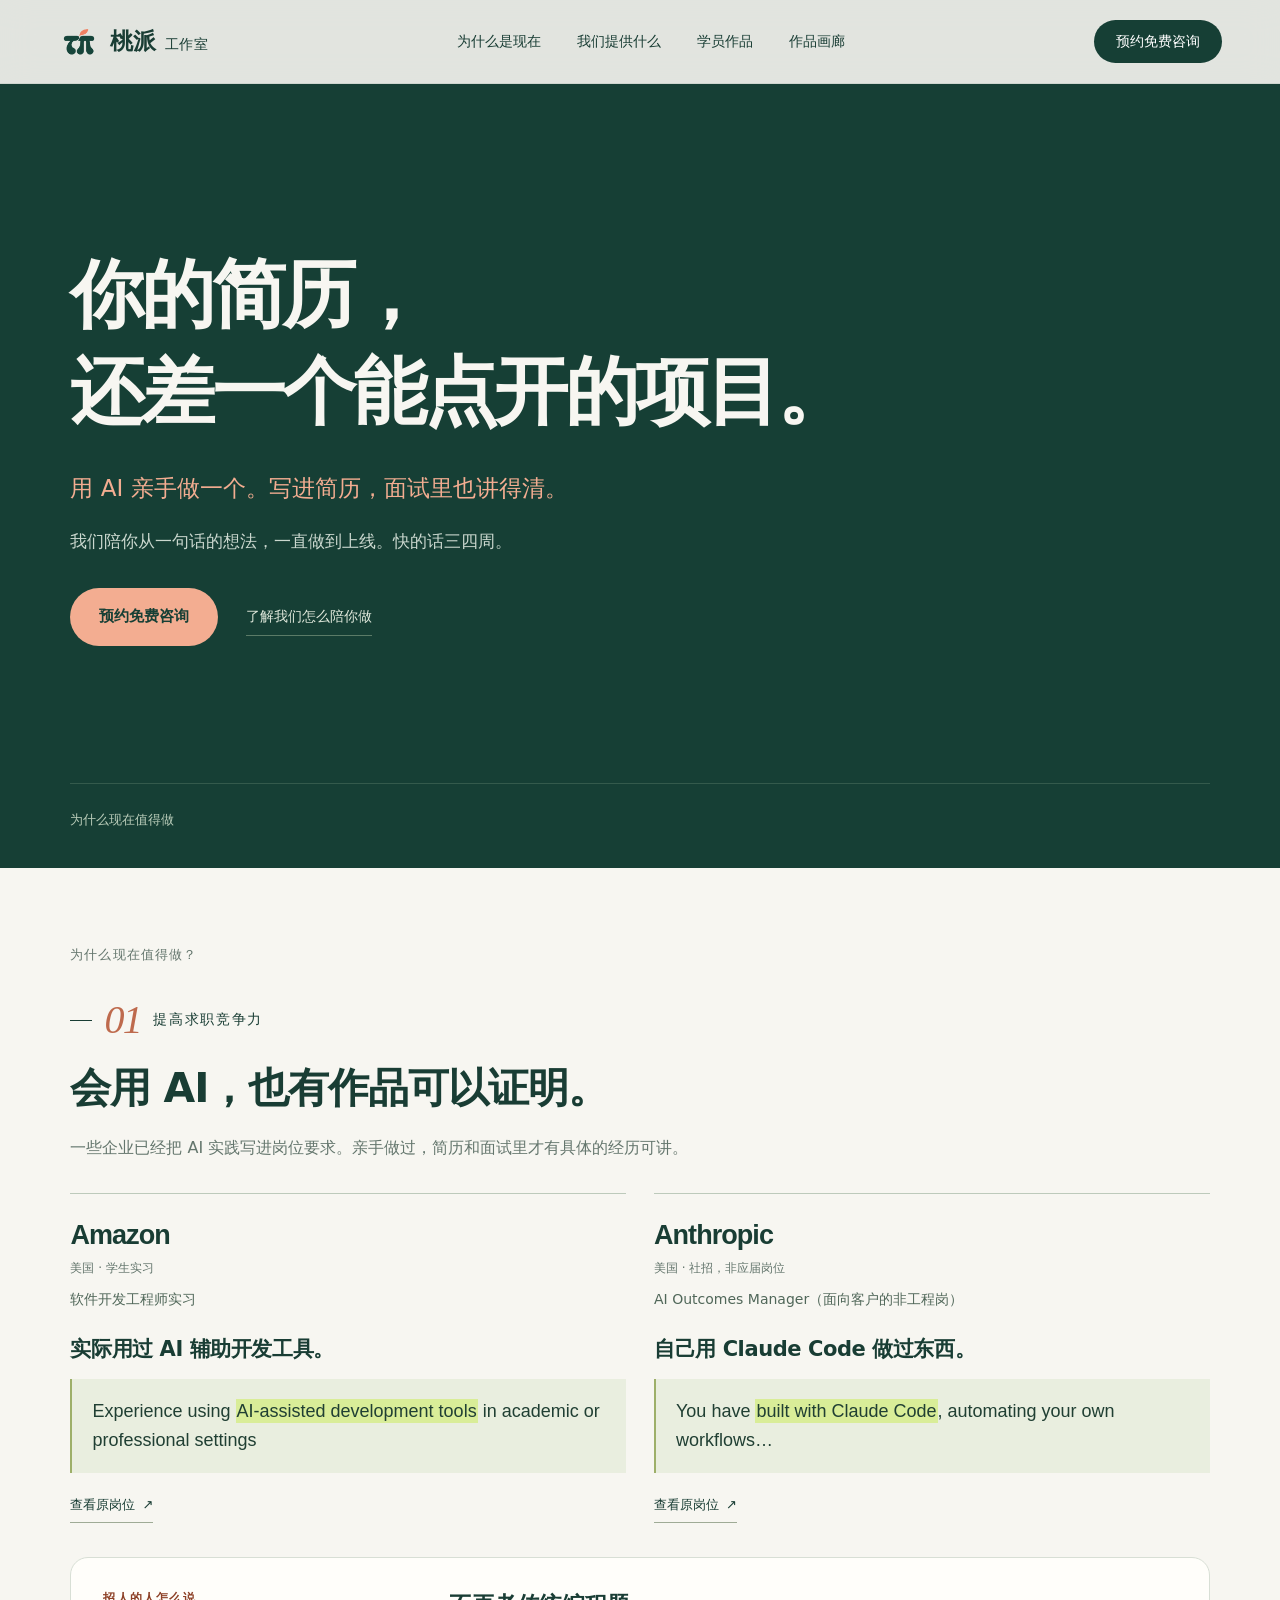
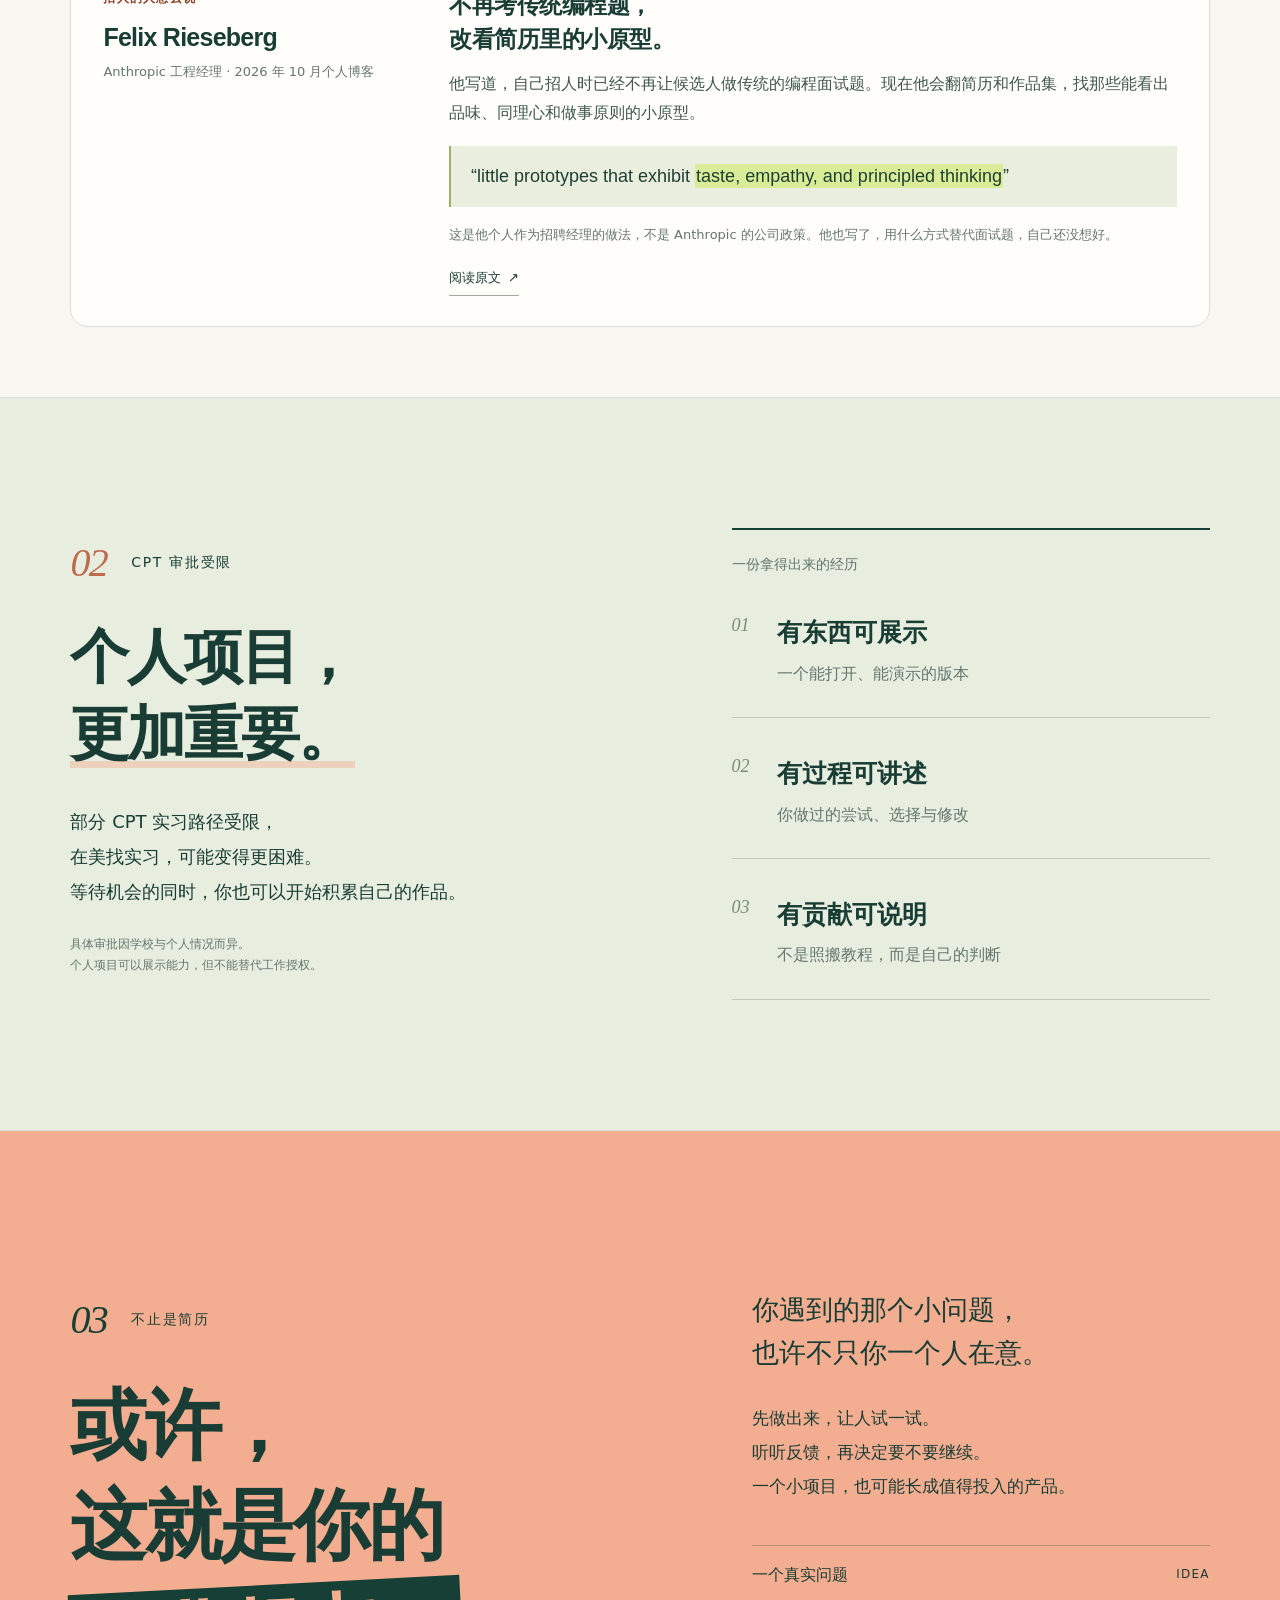
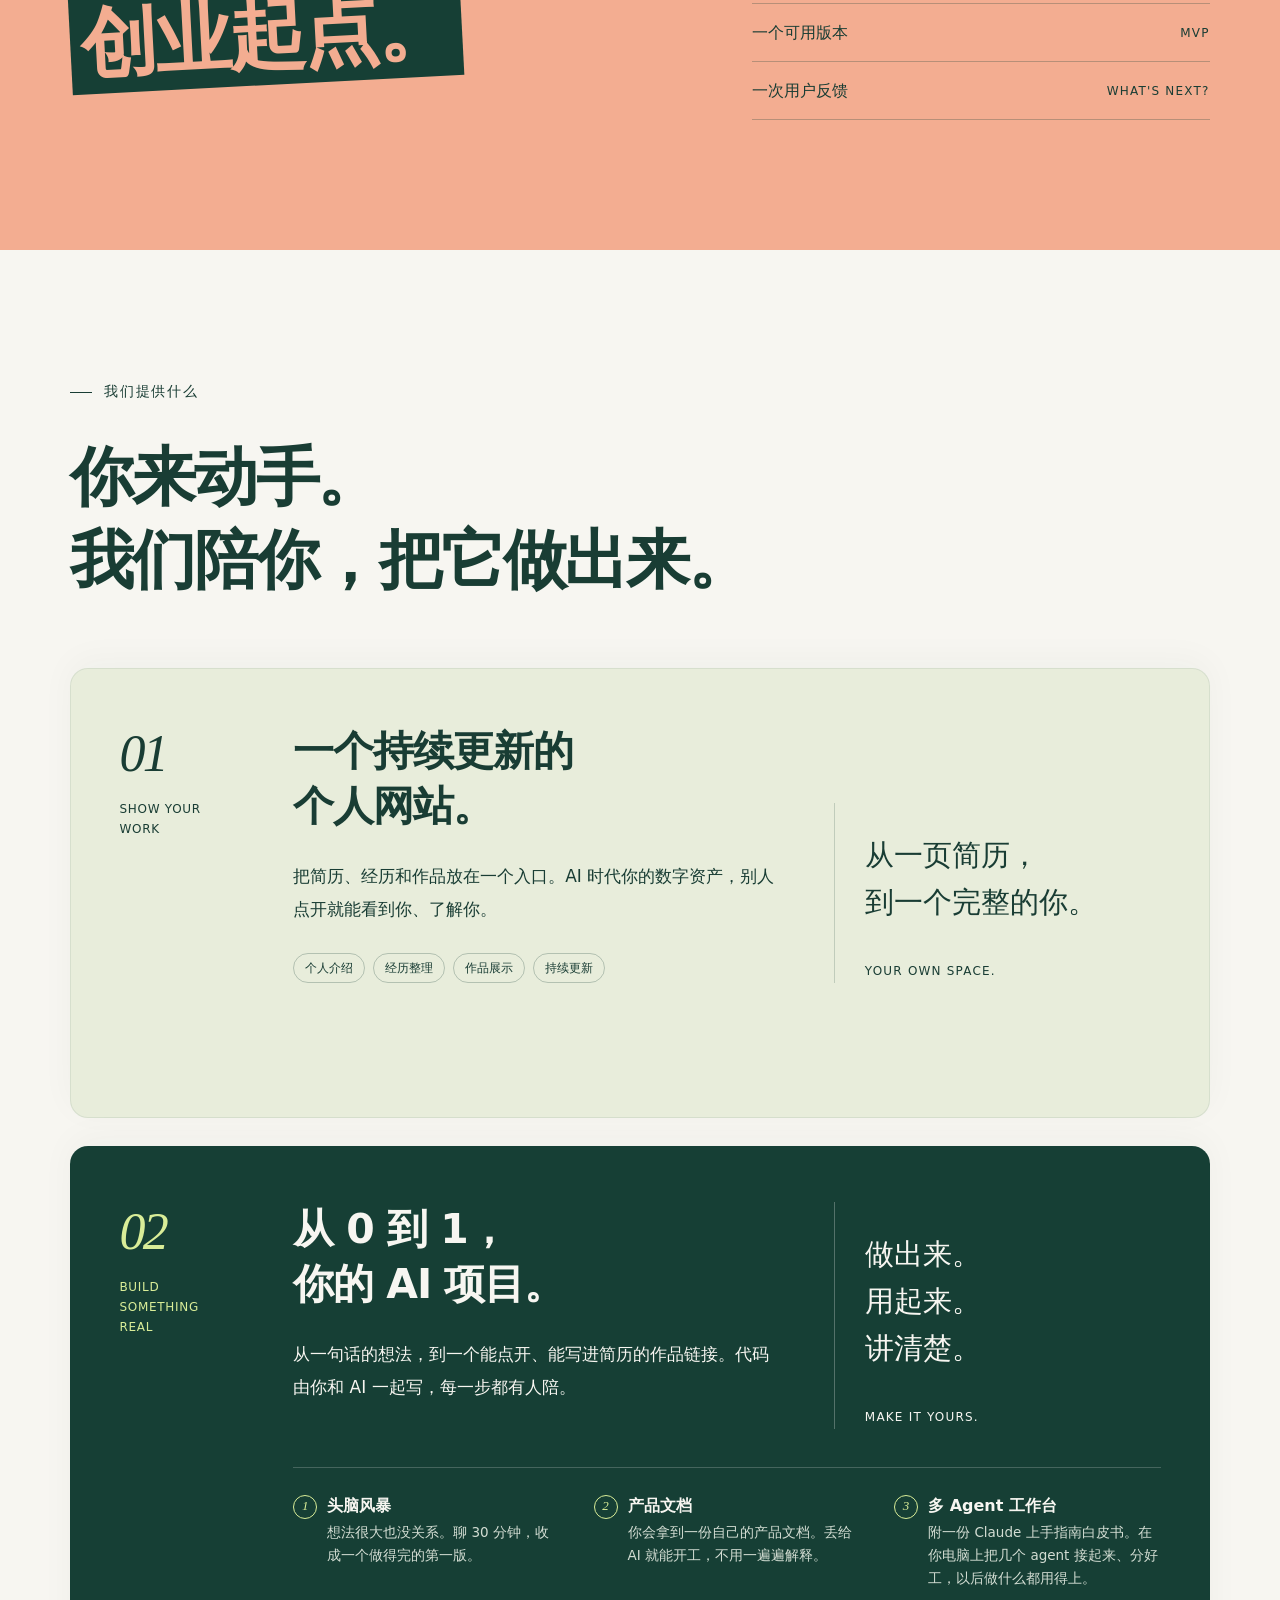
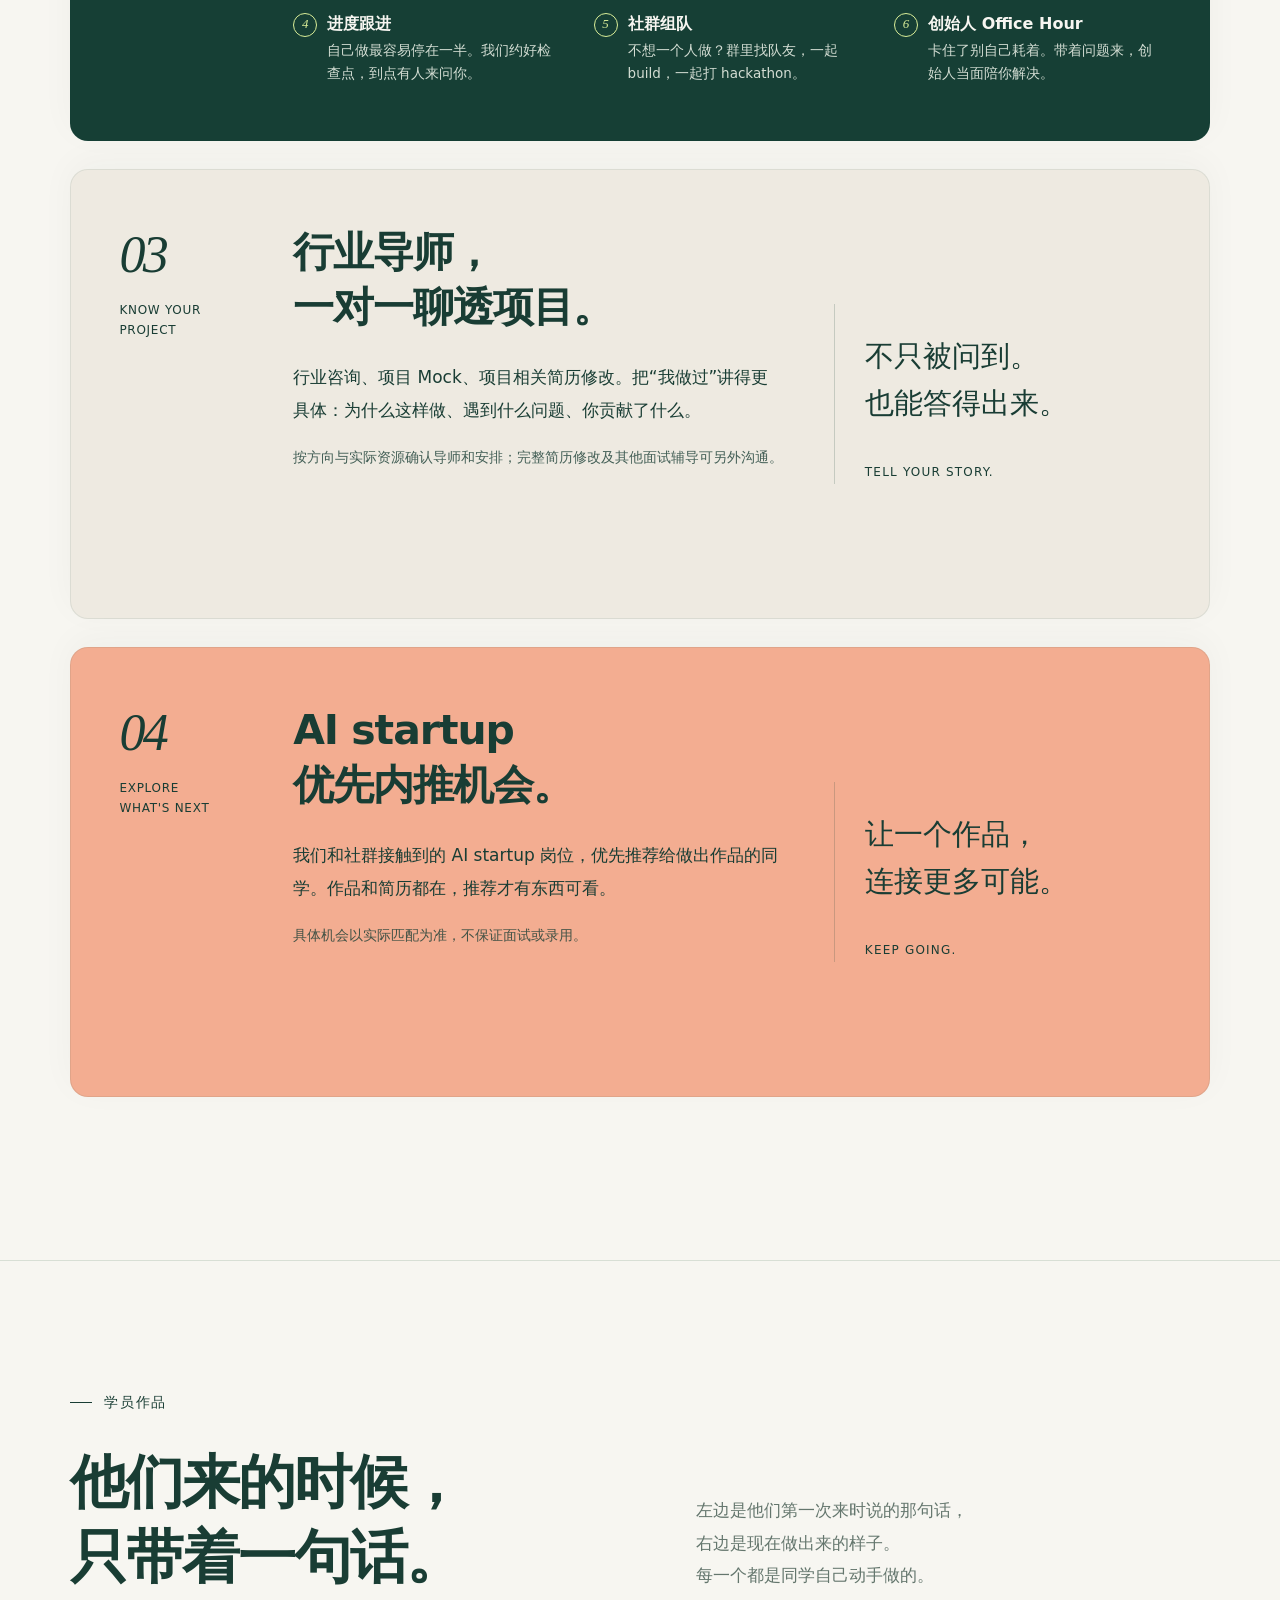
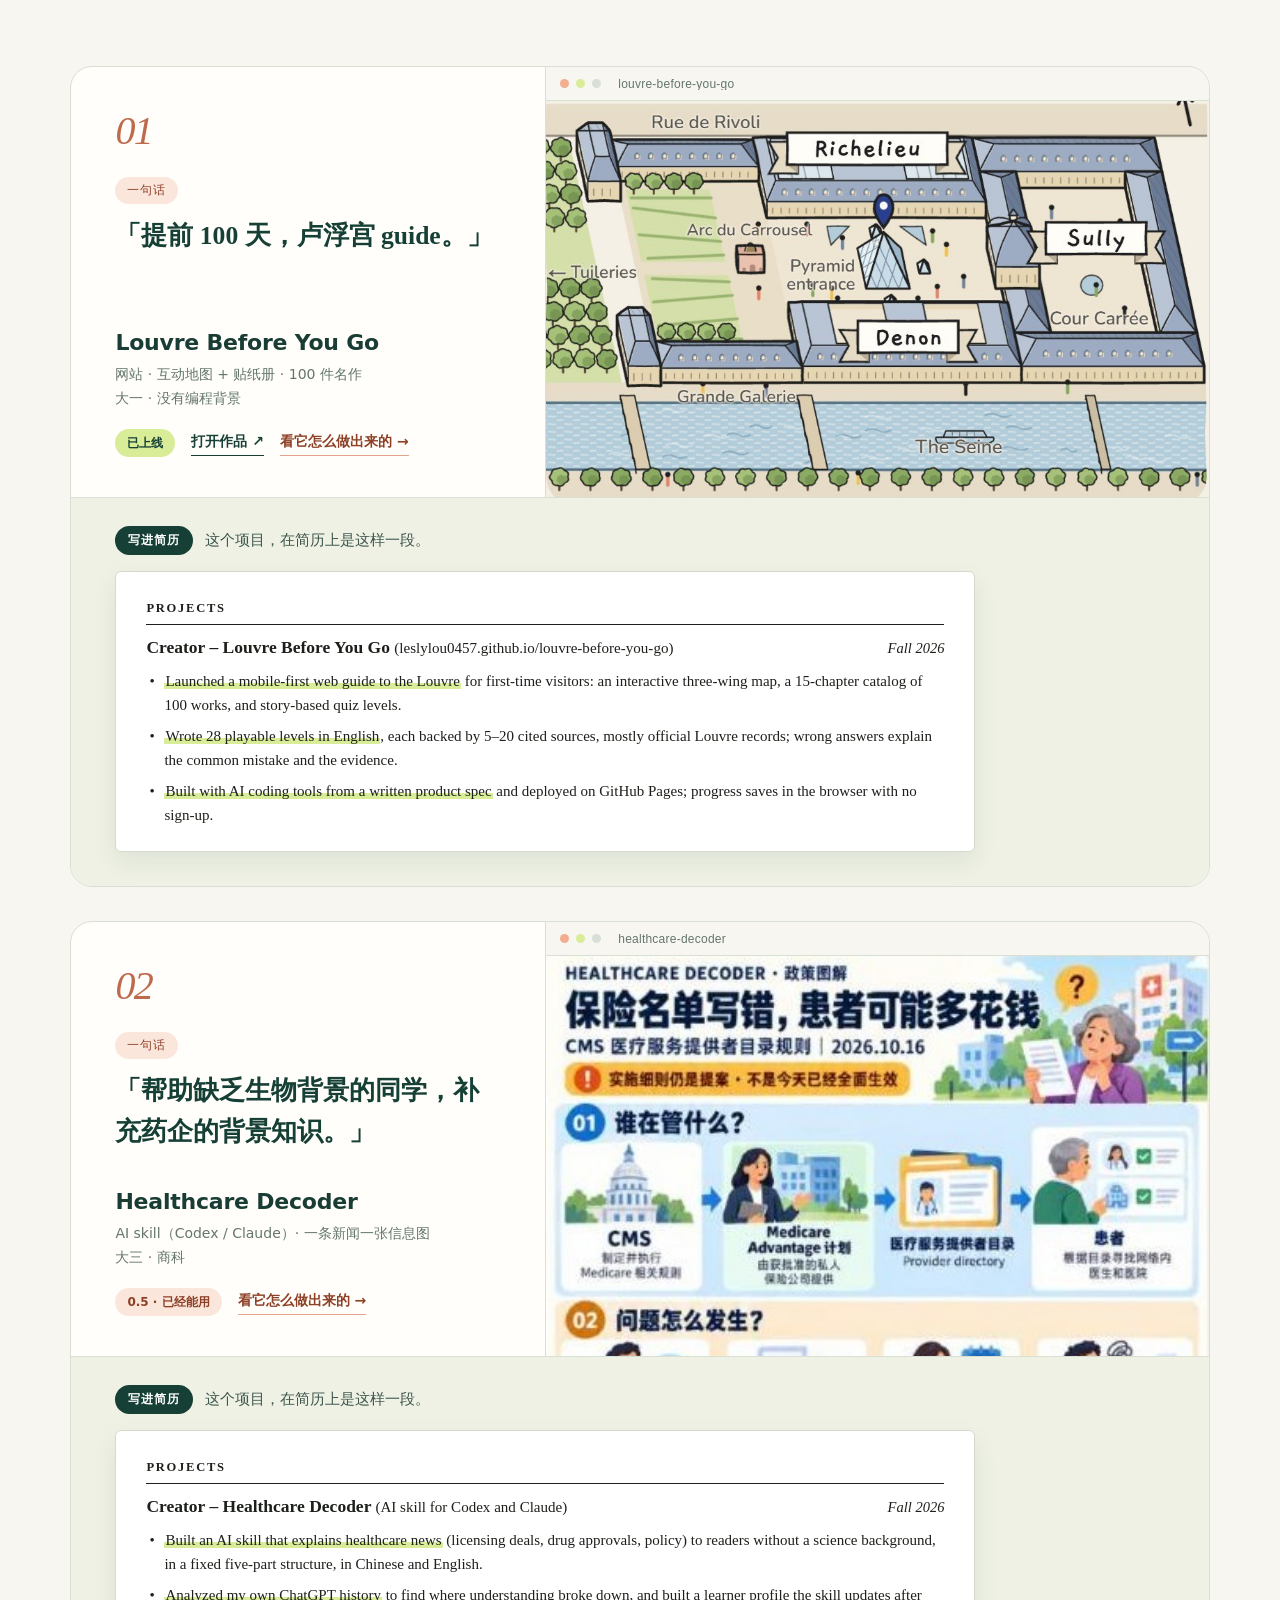
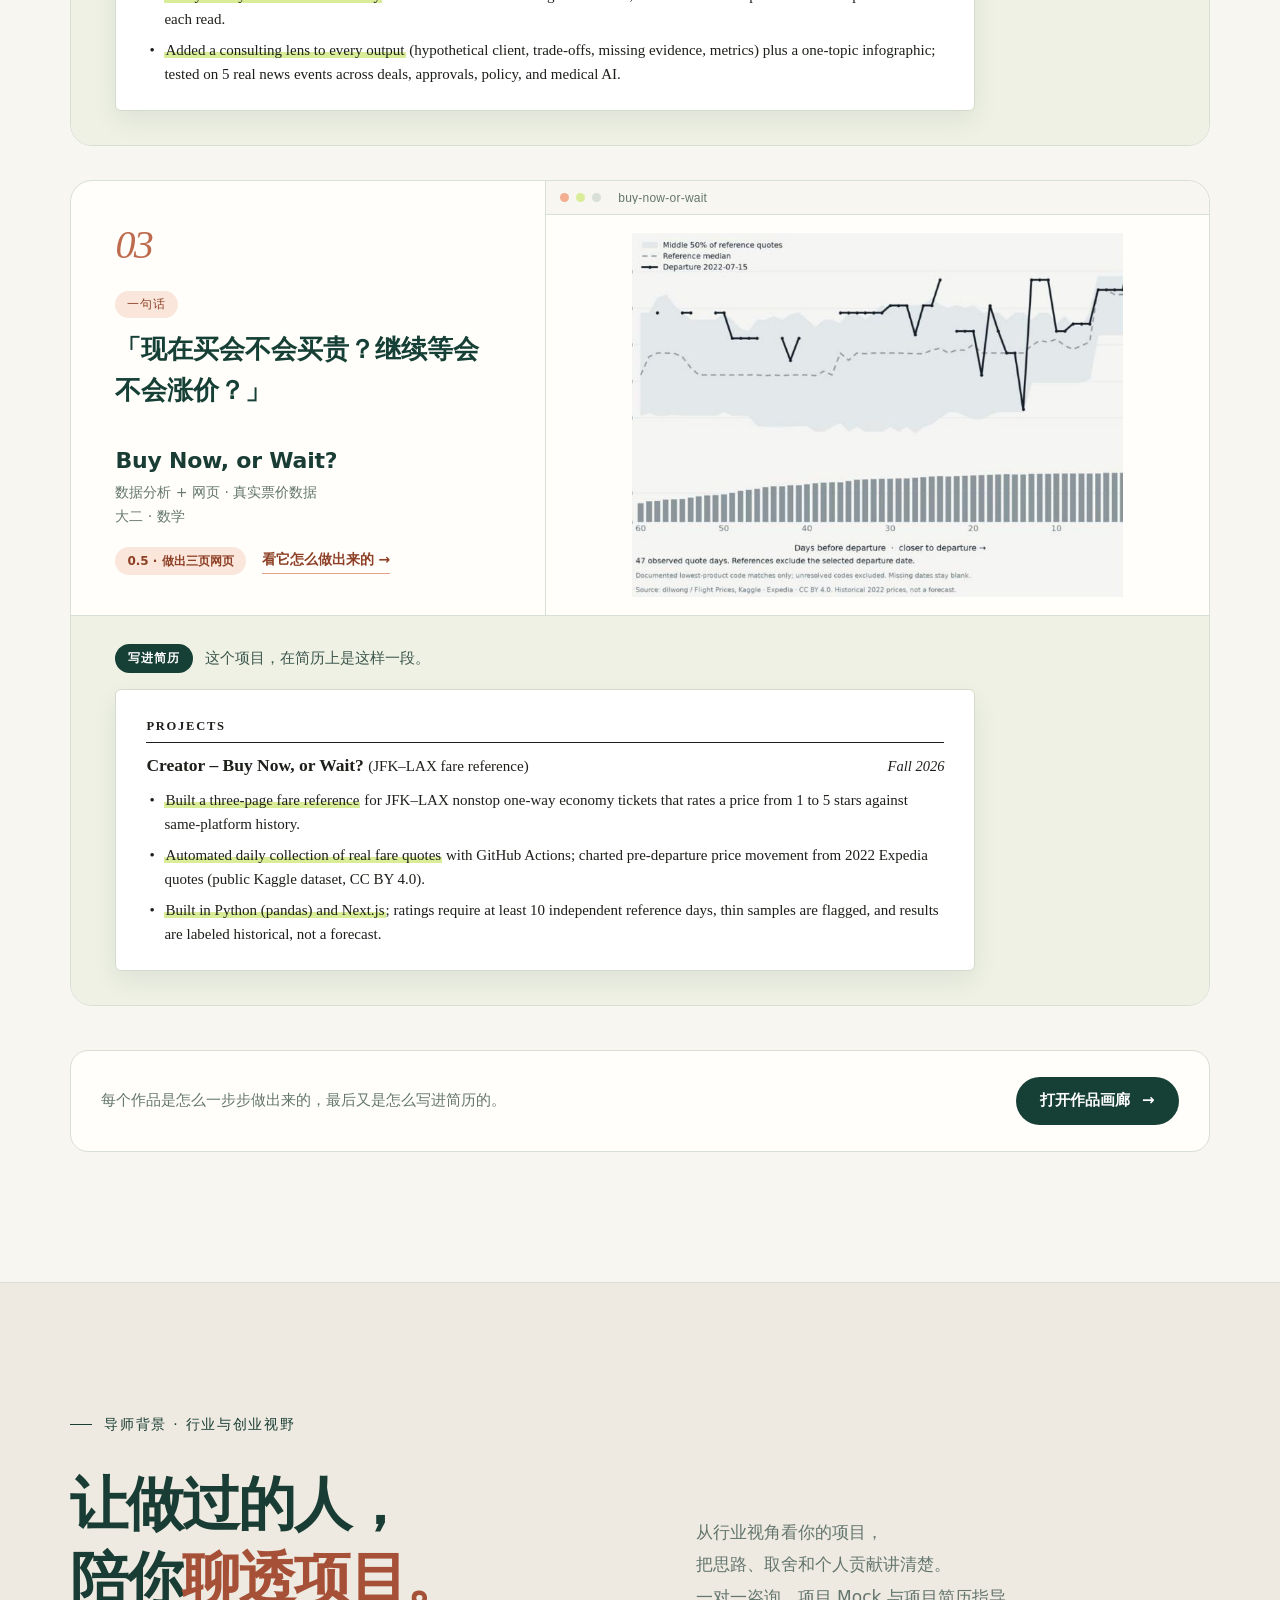
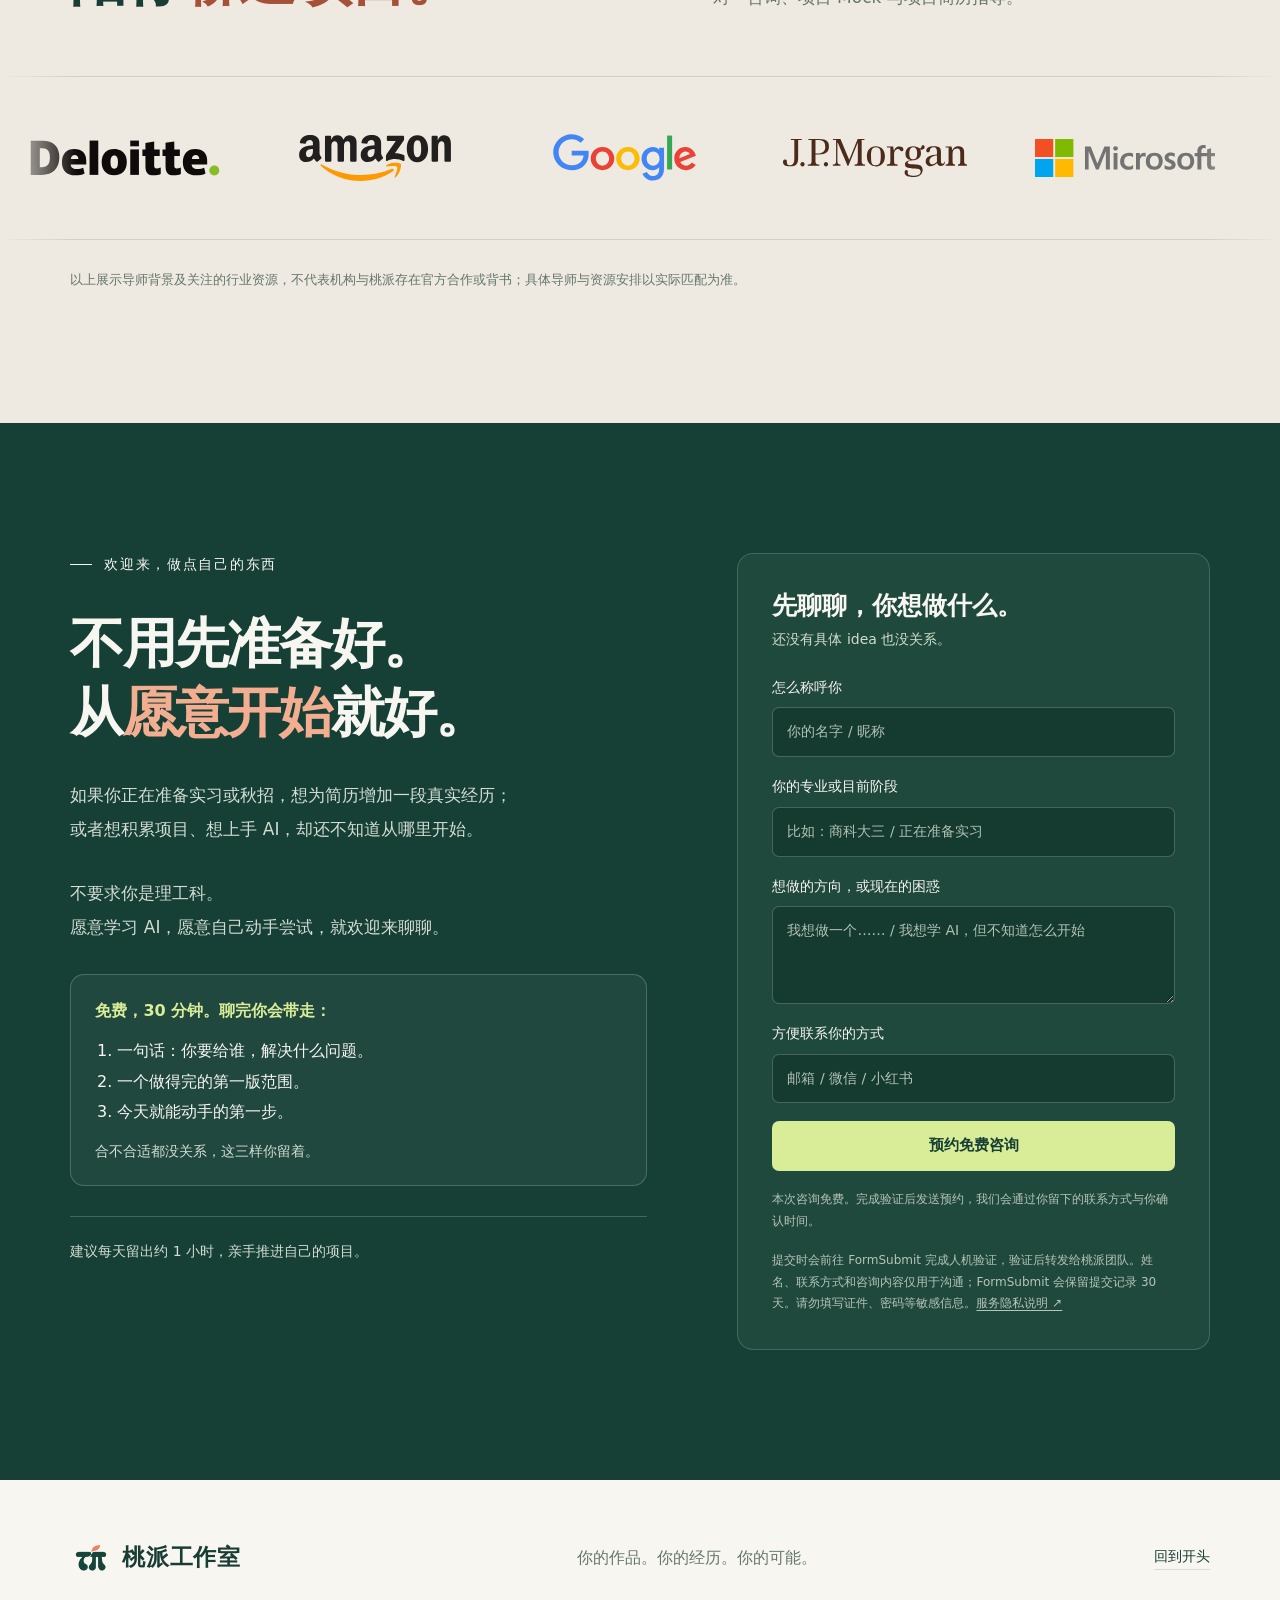
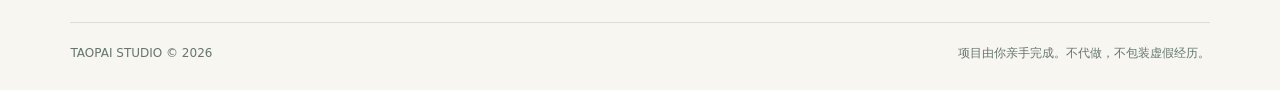
<file: index.html>
<!doctype html>
<html lang="zh-CN">
<head><meta charset="utf-8"><meta name="viewport" content="width=device-width, initial-scale=1"><title>桃派工作室｜你的简历，还差一个能点开的项目</title><meta name="description" content="陪你用 AI 亲手做一个能点开、能写进简历的项目，一直做到上线。"><link rel="icon" type="image/png" href="./images/taopai-logo.png"><link rel="stylesheet" href="./style.css?v=20261126h"><link rel="stylesheet" href="./hero-simple.css"><link rel="stylesheet" href="./hiring-evidence.css?v=20261126c">
<link rel="stylesheet" href="./cases.css?v=20261126f"></head>
<body>
<a class="skip-link" href="#mission">跳到正文</a>
<header class="site-header"><a class="brand" href="#top" aria-label="桃派工作室首页"><img src="./images/taopai-logo.png" alt="" width="42" height="42"><span>桃派<span class="brand-small">工作室</span></span></a><nav aria-label="主要导航"><a href="#why">为什么是现在</a><a href="#support">我们提供什么</a><a href="#works">学员作品</a><a href="./gallery/">作品画廊</a></nav><a class="nav-cta" href="#join">预约免费咨询</a></header>
<main>
<section class="hero hero-simple" id="top" aria-labelledby="hero-title">
<div class="wrap" id="mission"><h1 id="hero-title"><span class="hero-thought">你的简历，</span><span class="hero-made">还差一个<span class="hero-keep">能点开的项目。</span></span></h1><div class="hero-summary"><p class="hero-simple-promise">用 AI 亲手做一个。写进简历，面试里也讲得清。</p><p class="hero-simple-description">我们陪你从一句话的想法，一直做到上线。快的话三四周。</p><div class="hero-simple-actions"><a class="button" href="#join">预约免费咨询</a><a class="hero-simple-link" href="#support">了解我们怎么陪你做</a></div></div></div><div class="wrap hero-next"><a href="#why">为什么现在值得做</a></div></section>
<section id="why" class="section why-intro"><div class="wrap"><div class="why-evidence-heading reveal"><p class="why-section-label">为什么现在值得做？</p><p class="eyebrow"><span class="reason-number">01</span> 提高求职竞争力</p><h2>会用 AI，也有作品可以证明。</h2><p class="why-evidence-intro">一些企业已经把 AI 实践写进岗位要求。亲手做过，简历和面试里才有具体的经历可讲。</p></div>
<div class="hiring-evidence" id="hiring-evidence">
<article class="hiring-row"><div class="hiring-role"><strong class="hiring-company">Amazon</strong><span class="hiring-category">美国 · 学生实习</span><h4>软件开发工程师实习</h4></div><div class="hiring-requirement"><h4>实际用过 AI 辅助开发工具。</h4><blockquote lang="en">Experience using <mark>AI-assisted development tools</mark> in academic or professional settings</blockquote><a class="hiring-source" href="https://amazon.jobs/en-gb/jobs/10552937/software-development-engineer-intern-summer-2027-usa" target="_blank" rel="noopener noreferrer" aria-label="查看 Amazon 原岗位">查看原岗位 <span aria-hidden="true">↗</span></a></div></article>
<article class="hiring-row"><div class="hiring-role"><strong class="hiring-company">Anthropic</strong><span class="hiring-category">美国 · 社招，非应届岗位</span><h4>AI Outcomes Manager（面向客户的非工程岗）</h4></div><div class="hiring-requirement"><h4>自己用 Claude Code 做过东西。</h4><blockquote lang="en">You have <mark>built with Claude Code</mark>, automating your own workflows…</blockquote><a class="hiring-source" href="https://job-boards.greenhouse.io/anthropic/jobs/5454800008" target="_blank" rel="noopener noreferrer" aria-label="查看 Anthropic 原岗位">查看原岗位 <span aria-hidden="true">↗</span></a></div></article>
</div>
<article class="hiring-voice reveal"><div class="hiring-voice-who"><p class="hiring-voice-label">招人的人怎么说</p><strong>Felix Rieseberg</strong><span>Anthropic 工程经理 · 2026 年 10 月个人博客</span></div><div class="hiring-voice-what"><h4>不再考传统编程题，<br>改看简历里的小原型。</h4><p>他写道，自己招人时已经不再让候选人做传统的编程面试题。现在他会翻简历和作品集，找那些能看出品味、同理心和做事原则的小原型。</p><blockquote lang="en">“little prototypes that exhibit <mark>taste, empathy, and principled thinking</mark>”</blockquote><p class="hiring-voice-note">这是他个人作为招聘经理的做法，不是 Anthropic 的公司政策。他也写了，用什么方式替代面试题，自己还没想好。</p><a class="hiring-source" href="https://felixrieseberg.com/hunger-beats-tenure-advice-for-junior-engineers/" target="_blank" rel="noopener noreferrer">阅读原文 <span aria-hidden="true">↗</span></a></div></article>
</div></section>
<section class="section cpt-section"><div class="wrap cpt-grid"><div class="reveal"><p class="eyebrow"><span class="reason-number">02</span> CPT 审批受限</p><h2>个人项目，<br><span class="underline">更加重要。</span></h2><p class="section-copy">部分 CPT 实习路径受限，<br>在美找实习，可能变得更困难。<br>等待机会的同时，你也可以开始积累自己的作品。</p><p class="small-note">具体审批因学校与个人情况而异。<br>个人项目可以展示能力，但不能替代工作授权。</p></div><div class="project-proof reveal"><span class="proof-kicker">一份拿得出来的经历</span><div class="proof-line"><span>01</span><strong>有东西可展示</strong><p>一个能打开、能演示的版本</p></div><div class="proof-line"><span>02</span><strong>有过程可讲述</strong><p>你做过的尝试、选择与修改</p></div><div class="proof-line"><span>03</span><strong>有贡献可说明</strong><p>不是照搬教程，而是自己的判断</p></div></div></div></section>
<section class="section startup-section"><div class="wrap startup-grid"><div class="reveal"><p class="eyebrow"><span class="reason-number">03</span> 不止是简历</p><h2>或许，<br>这就是你的<br><span class="startup-word">创业起点。</span></h2></div><div class="startup-right reveal"><p>你遇到的那个小问题，<br>也许不只你一个人在意。</p><p>先做出来，让人试一试。<br>听听反馈，再决定要不要继续。<br>一个小项目，也可能长成值得投入的产品。</p><ol class="idea-path" aria-label="从想法到产品"><li><span>一个真实问题</span><small>IDEA</small></li><li><span>一个可用版本</span><small>MVP</small></li><li><span>一次用户反馈</span><small>WHAT'S NEXT?</small></li></ol></div></div></section>
<section class="section support-section" id="support"><div class="wrap"><div class="support-heading reveal"><p class="eyebrow">我们提供什么</p><h2>你来动手。<br>我们陪你，把它做出来。</h2></div><div class="support-stack">
<article class="service-card service-website"><div class="service-index">01<span>SHOW YOUR WORK</span></div><div class="service-content"><h3>一个持续更新的<br>个人网站。</h3><p>把简历、经历和作品放在一个入口。AI 时代你的数字资产，别人点开就能看到你、了解你。</p><div class="service-tags"><span>个人介绍</span><span>经历整理</span><span>作品展示</span><span>持续更新</span></div></div><div class="service-side"><p>从一页简历，<br>到一个完整的你。</p><span>YOUR OWN SPACE.</span></div></article>
<article class="service-card service-mvp"><div class="service-index">02<span>BUILD SOMETHING REAL</span></div><div class="service-content"><h3>从 0 到 1，<br>你的 AI 项目。</h3><p>从一句话的想法，到一个能点开、能写进简历的作品链接。代码由你和 AI 一起写，每一步都有人陪。</p></div><div class="service-side"><p>做出来。<br>用起来。<br>讲清楚。</p><span>MAKE IT YOURS.</span></div><ol class="build-steps"><li><strong>头脑风暴</strong><span>想法很大也没关系。聊 30 分钟，收成一个做得完的第一版。</span></li><li><strong>产品文档</strong><span>你会拿到一份自己的产品文档。丢给 AI 就能开工，不用一遍遍解释。</span></li><li><strong>多 Agent 工作台</strong><span>附一份 Claude 上手指南白皮书。在你电脑上把几个 agent 接起来、分好工，以后做什么都用得上。</span></li><li><strong>进度跟进</strong><span>自己做最容易停在一半。我们约好检查点，到点有人来问你。</span></li><li><strong>社群组队</strong><span>不想一个人做？群里找队友，一起 build，一起打 hackathon。</span></li><li><strong>创始人 Office Hour</strong><span>卡住了别自己耗着。带着问题来，创始人当面陪你解决。</span></li></ol></article>
<article class="service-card service-mentor"><div class="service-index">03<span>KNOW YOUR PROJECT</span></div><div class="service-content"><h3>行业导师，<br>一对一聊透项目。</h3><p>行业咨询、项目 Mock、项目相关简历修改。把“我做过”讲得更具体：为什么这样做、遇到什么问题、你贡献了什么。</p><p class="service-detail">按方向与实际资源确认导师和安排；完整简历修改及其他面试辅导可另外沟通。</p></div><div class="service-side"><p>不只被问到。<br>也能答得出来。</p><span>TELL YOUR STORY.</span></div></article>
<article class="service-card service-next"><div class="service-index">04<span>EXPLORE WHAT'S NEXT</span></div><div class="service-content"><h3>AI startup<br>优先内推机会。</h3><p>我们和社群接触到的 AI startup 岗位，优先推荐给做出作品的同学。作品和简历都在，推荐才有东西可看。</p><p class="service-detail">具体机会以实际匹配为准，不保证面试或录用。</p></div><div class="service-side"><p>让一个作品，<br>连接更多可能。</p><span>KEEP GOING.</span></div></article>

</div></div></section>
<section class="section works-section" id="works" aria-labelledby="works-title"><div class="wrap"><div class="works-heading reveal"><div><p class="eyebrow">学员作品</p><h2 id="works-title">他们来的时候，<br>只带着<span class="underline">一句话。</span></h2></div><p class="works-intro">左边是他们第一次来时说的那句话，<br>右边是现在做出来的样子。<br>每一个都是同学自己动手做的。</p></div>
<ol class="works-list">
<li class="work-card reveal"><div class="work-text"><span class="work-number">01</span><span class="work-label">一句话</span><p class="work-quote">「提前 100 天，卢浮宫 guide。」</p><div class="work-meta"><h3>Louvre Before You Go</h3><p>网站 · 互动地图 + 贴纸册 · 100 件名作</p><p>大一 · 没有编程背景</p><div class="work-foot"><span class="work-status">已上线</span><a class="work-open" href="https://leslylou0457.github.io/louvre-before-you-go/" target="_blank" rel="noopener noreferrer">打开作品 <span aria-hidden="true">↗</span></a><a class="work-resume" href="./gallery/#louvre">看它怎么做出来的 <span aria-hidden="true">→</span></a></div></div></div><figure class="work-shot"><div class="work-shot-bar" aria-hidden="true"><i></i><i></i><i></i><span>louvre-before-you-go</span></div><img src="./images/case-louvre.jpg" alt="Louvre Before You Go 的手绘卢浮宫三翼地图" width="954" height="569" loading="lazy"></figure><div class="work-cv-full"><p class="work-cv-tag"><span>写进简历</span>这个项目，在简历上是这样一段。</p><div class="work-paper" lang="en"><p class="work-paper-sec">Projects</p><div class="work-paper-row"><strong>Creator – Louvre Before You Go <i>(leslylou0457.github.io/louvre-before-you-go)</i></strong><span>Fall 2026</span></div><ul><li><mark>Launched a mobile-first web guide to the Louvre</mark> for first-time visitors: an interactive three-wing map, a 15-chapter catalog of 100 works, and story-based quiz levels.</li><li><mark>Wrote 28 playable levels in English</mark>, each backed by 5–20 cited sources, mostly official Louvre records; wrong answers explain the common mistake and the evidence.</li><li><mark>Built with AI coding tools from a written product spec</mark> and deployed on GitHub Pages; progress saves in the browser with no sign-up.</li></ul></div></div></li>
<li class="work-card reveal"><div class="work-text"><span class="work-number">02</span><span class="work-label">一句话</span><p class="work-quote">「帮助缺乏生物背景的同学，补充药企的背景知识。」</p><div class="work-meta"><h3>Healthcare Decoder</h3><p>AI skill（Codex / Claude）· 一条新闻一张信息图</p><p>大三 · 商科</p><div class="work-foot"><span class="work-status is-progress">0.5 · 已经能用</span><a class="work-resume" href="./gallery/#decoder">看它怎么做出来的 <span aria-hidden="true">→</span></a></div></div></div><figure class="work-shot"><div class="work-shot-bar" aria-hidden="true"><i></i><i></i><i></i><span>healthcare-decoder</span></div><img src="./images/case-healthcare-decoder.jpg" alt="Healthcare Decoder 生成的政策图解：保险名单写错，患者可能多花钱" width="422" height="630" loading="lazy"></figure><div class="work-cv-full"><p class="work-cv-tag"><span>写进简历</span>这个项目，在简历上是这样一段。</p><div class="work-paper" lang="en"><p class="work-paper-sec">Projects</p><div class="work-paper-row"><strong>Creator – Healthcare Decoder <i>(AI skill for Codex and Claude)</i></strong><span>Fall 2026</span></div><ul><li><mark>Built an AI skill that explains healthcare news</mark> (licensing deals, drug approvals, policy) to readers without a science background, in a fixed five-part structure, in Chinese and English.</li><li><mark>Analyzed my own ChatGPT history</mark> to find where understanding broke down, and built a learner profile the skill updates after each read.</li><li><mark>Added a consulting lens to every output</mark> (hypothetical client, trade-offs, missing evidence, metrics) plus a one-topic infographic; tested on 5 real news events across deals, approvals, policy, and medical AI.</li></ul></div></div></li>
<li class="work-card reveal"><div class="work-text"><span class="work-number">03</span><span class="work-label">一句话</span><p class="work-quote">「现在买会不会买贵？继续等会不会涨价？」</p><div class="work-meta"><h3>Buy Now, or Wait?</h3><p>数据分析 + 网页 · 真实票价数据</p><p>大二 · 数学</p><div class="work-foot"><span class="work-status is-progress">0.5 · 做出三页网页</span><a class="work-resume" href="./gallery/#flight">看它怎么做出来的 <span aria-hidden="true">→</span></a></div></div></div><figure class="work-shot is-contain"><div class="work-shot-bar" aria-hidden="true"><i></i><i></i><i></i><span>buy-now-or-wait</span></div><img src="./images/case-buy-now-or-wait.jpg" alt="Buy Now, or Wait? 的票价走势图：JFK 到 LAX 的历史报价" width="714" height="530" loading="lazy"></figure><div class="work-cv-full"><p class="work-cv-tag"><span>写进简历</span>这个项目，在简历上是这样一段。</p><div class="work-paper" lang="en"><p class="work-paper-sec">Projects</p><div class="work-paper-row"><strong>Creator – Buy Now, or Wait? <i>(JFK–LAX fare reference)</i></strong><span>Fall 2026</span></div><ul><li><mark>Built a three-page fare reference</mark> for JFK–LAX nonstop one-way economy tickets that rates a price from 1 to 5 stars against same-platform history.</li><li><mark>Automated daily collection of real fare quotes</mark> with GitHub Actions; charted pre-departure price movement from 2022 Expedia quotes (public Kaggle dataset, CC BY 4.0).</li><li><mark>Built in Python (pandas) and Next.js</mark>; ratings require at least 10 independent reference days, thin samples are flagged, and results are labeled historical, not a forecast.</li></ul></div></div></li>
</ol>
<p class="works-more reveal"><span>每个作品是怎么一步步做出来的，最后又是怎么写进简历的。</span><a class="works-gallery" href="./gallery/">打开作品画廊 <span aria-hidden="true">→</span></a></p></div></section>
<section class="section mentor-section" id="mentors" aria-labelledby="mentor-title"><div class="wrap"><div class="mentor-heading reveal"><div><p class="eyebrow">导师背景 · 行业与创业视野</p><h2 id="mentor-title">让做过的人，<br>陪你<span class="mentor-accent">聊透项目。</span></h2></div><p class="mentor-intro">从行业视角看你的项目，<br>把思路、取舍和个人贡献讲清楚。<br>一对一咨询、项目 Mock 与项目简历指导。</p></div></div><div class="mentor-marquee" tabindex="0" role="region" aria-label="导师背景与关注的行业创业生态横向展示"><div class="mentor-track"><ul class="mentor-companies" aria-label="导师任职背景与生态关注，具体关系见下方说明"><li class="logo-item"><img class="logo-img" src="./images/logos/deloitte.svg" alt="Deloitte" width="191" height="37" decoding="async"></li><li class="logo-item"><img class="logo-img" src="./images/logos/amazon.svg" alt="Amazon" width="152" height="46" decoding="async"></li><li class="logo-item"><img class="logo-img" src="./images/logos/google.svg" alt="Google" width="144" height="49" decoding="async"></li><li class="logo-item"><img class="logo-img" src="./images/logos/jpmorgan.svg" alt="J.P. Morgan" width="184" height="38" decoding="async"></li><li class="logo-item"><img class="logo-img" src="./images/logos/microsoft.svg" alt="Microsoft" width="181" height="39" decoding="async"></li><li class="logo-item"><img class="logo-img" src="./images/logos/goldman-sachs.svg" alt="Goldman Sachs" width="52" height="52" decoding="async"></li><li class="logo-item"><img class="logo-img" src="./images/logos/apple.svg" alt="Apple" width="38" height="46" decoding="async"></li><li class="logo-item"><img class="logo-img" src="./images/logos/morgan-stanley.svg" alt="Morgan Stanley" width="192" height="48" decoding="async"></li><li class="logo-item"><img class="logo-img" src="./images/logos/nvidia.svg" alt="NVIDIA" width="190" height="35" decoding="async"></li><li class="logo-item"><img class="logo-img" src="./images/logos/barclays.svg" alt="Barclays" width="190" height="31" decoding="async"></li><li class="logo-item"><img class="logo-img" src="./images/logos/netflix.svg" alt="Netflix" width="160" height="43" decoding="async"></li><li class="logo-item"><img class="logo-img" src="./images/logos/bank-of-america.svg" alt="Bank of America" width="194" height="20" decoding="async"></li><li class="logo-item"><img class="logo-img" src="./images/logos/openai.svg" alt="OpenAI" width="160" height="43" decoding="async"></li><li class="logo-item"><img class="logo-img" src="./images/logos/capital-one.svg" alt="Capital One" width="139" height="50" decoding="async"></li><li class="logo-item"><img class="logo-img" src="./images/logos/salesforce.svg" alt="Salesforce" width="74" height="52" decoding="async"></li><li class="logo-item"><img class="logo-img" src="./images/logos/citi.svg" alt="Citi" width="80" height="52" decoding="async"></li><li class="logo-item"><img class="logo-img" src="./images/logos/tesla.svg" alt="Tesla" width="190" height="25" decoding="async"></li><li class="logo-item"><img class="logo-img" src="./images/logos/wells-fargo.svg" alt="Wells Fargo" width="52" height="52" decoding="async"></li><li class="logo-item ecosystem-company"><img class="logo-img" src="./images/logos/meta.svg" alt="Meta" width="186" height="38" decoding="async"></li><li class="logo-item ecosystem-company ecosystem-yc"><img class="logo-img" src="./images/logos/y-combinator.svg" alt="Y Combinator" width="52" height="52" decoding="async"></li><li class="logo-item ecosystem-company"><img class="logo-img" src="./images/logos/a16z.svg" alt="a16z" width="174" height="40" decoding="async"></li></ul></div></div><div class="wrap mentor-bottom"><p class="mentor-disclaimer">以上展示导师背景及关注的行业资源，不代表机构与桃派存在官方合作或背书；具体导师与资源安排以实际匹配为准。</p></div></section>
<section class="section join-section" id="join"><div class="wrap join-grid"><div class="join-copy"><p class="eyebrow reveal">欢迎来，做点自己的东西</p><h2 class="reveal">不用先准备好。<br>从<span class="peach">愿意开始</span>就好。</h2><p class="reveal">如果你正在准备实习或秋招，想为简历增加一段真实经历；<br>或者想积累项目、想上手 AI，却还不知道从哪里开始。</p><p class="reveal">不要求你是理工科。<br>愿意学习 AI，愿意自己动手尝试，就欢迎来聊聊。</p><div class="consult-take reveal"><p>免费，30 分钟。聊完你会带走：</p><ol><li>一句话：你要给谁，解决什么问题。</li><li>一个做得完的第一版范围。</li><li>今天就能动手的第一步。</li></ol><p class="consult-take-note">合不合适都没关系，这三样你留着。</p></div><p class="time-note reveal">建议每天留出约 1 小时，亲手推进自己的项目。</p></div><div class="join-form-card reveal"><h3>先聊聊，你想做什么。</h3><p>还没有具体 idea 也没关系。</p><form id="consult-form" method="POST"><label>怎么称呼你<input name="name" autocomplete="name" maxlength="100" required placeholder="你的名字 / 昵称"></label><label>你的专业或目前阶段<input name="stage" maxlength="200" required placeholder="比如：商科大三 / 正在准备实习"></label><label>想做的方向，或现在的困惑<textarea name="challenge" rows="3" maxlength="2000" required placeholder="我想做一个…… / 我想学 AI，但不知道怎么开始"></textarea></label><label>方便联系你的方式<input name="contact" maxlength="200" required placeholder="邮箱 / 微信 / 小红书"></label><input type="hidden" name="_subject" value="桃派工作室｜新的免费咨询预约"><input type="hidden" name="_template" value="table"><input type="hidden" name="_next" value="https://taopai-studio.pages.dev/thank-you.html"><input type="hidden" name="_url" value="https://taopai-studio.pages.dev/"><div class="form-honeypot" aria-hidden="true"><label>请留空<input type="text" name="_honey" tabindex="-1" autocomplete="off"></label></div><button class="button form-submit" type="submit" disabled>预约免费咨询</button><p id="consult-status" class="form-note" role="status" aria-live="polite">正在加载安全咨询入口……</p><p class="form-note">提交时会前往 FormSubmit 完成人机验证，验证后转发给桃派团队。姓名、联系方式和咨询内容仅用于沟通；FormSubmit 会保留提交记录 30 天。请勿填写证件、密码等敏感信息。<a href="https://formsubmit.co/privacy.pdf" target="_blank" rel="noopener noreferrer">服务隐私说明 ↗</a></p><noscript><p class="form-note">请启用 JavaScript 后使用预约表单。</p></noscript></form></div></div></section>
</main><footer><div class="wrap footer-top"><a class="brand" href="#top"><img src="./images/taopai-logo.png" alt="" width="42" height="42"><span>桃派工作室</span></a><p>你的作品。你的经历。你的可能。</p><a href="#top">回到开头</a></div><div class="wrap footer-bottom"><span>TAOPAI STUDIO © 2026</span><span>项目由你亲手完成。不代做，不包装虚假经历。</span></div></footer><script src="./app.js?v=privacy-20261002"></script><script type="module" src="./consultation.js?v=20261003"></script></body></html>
</file>
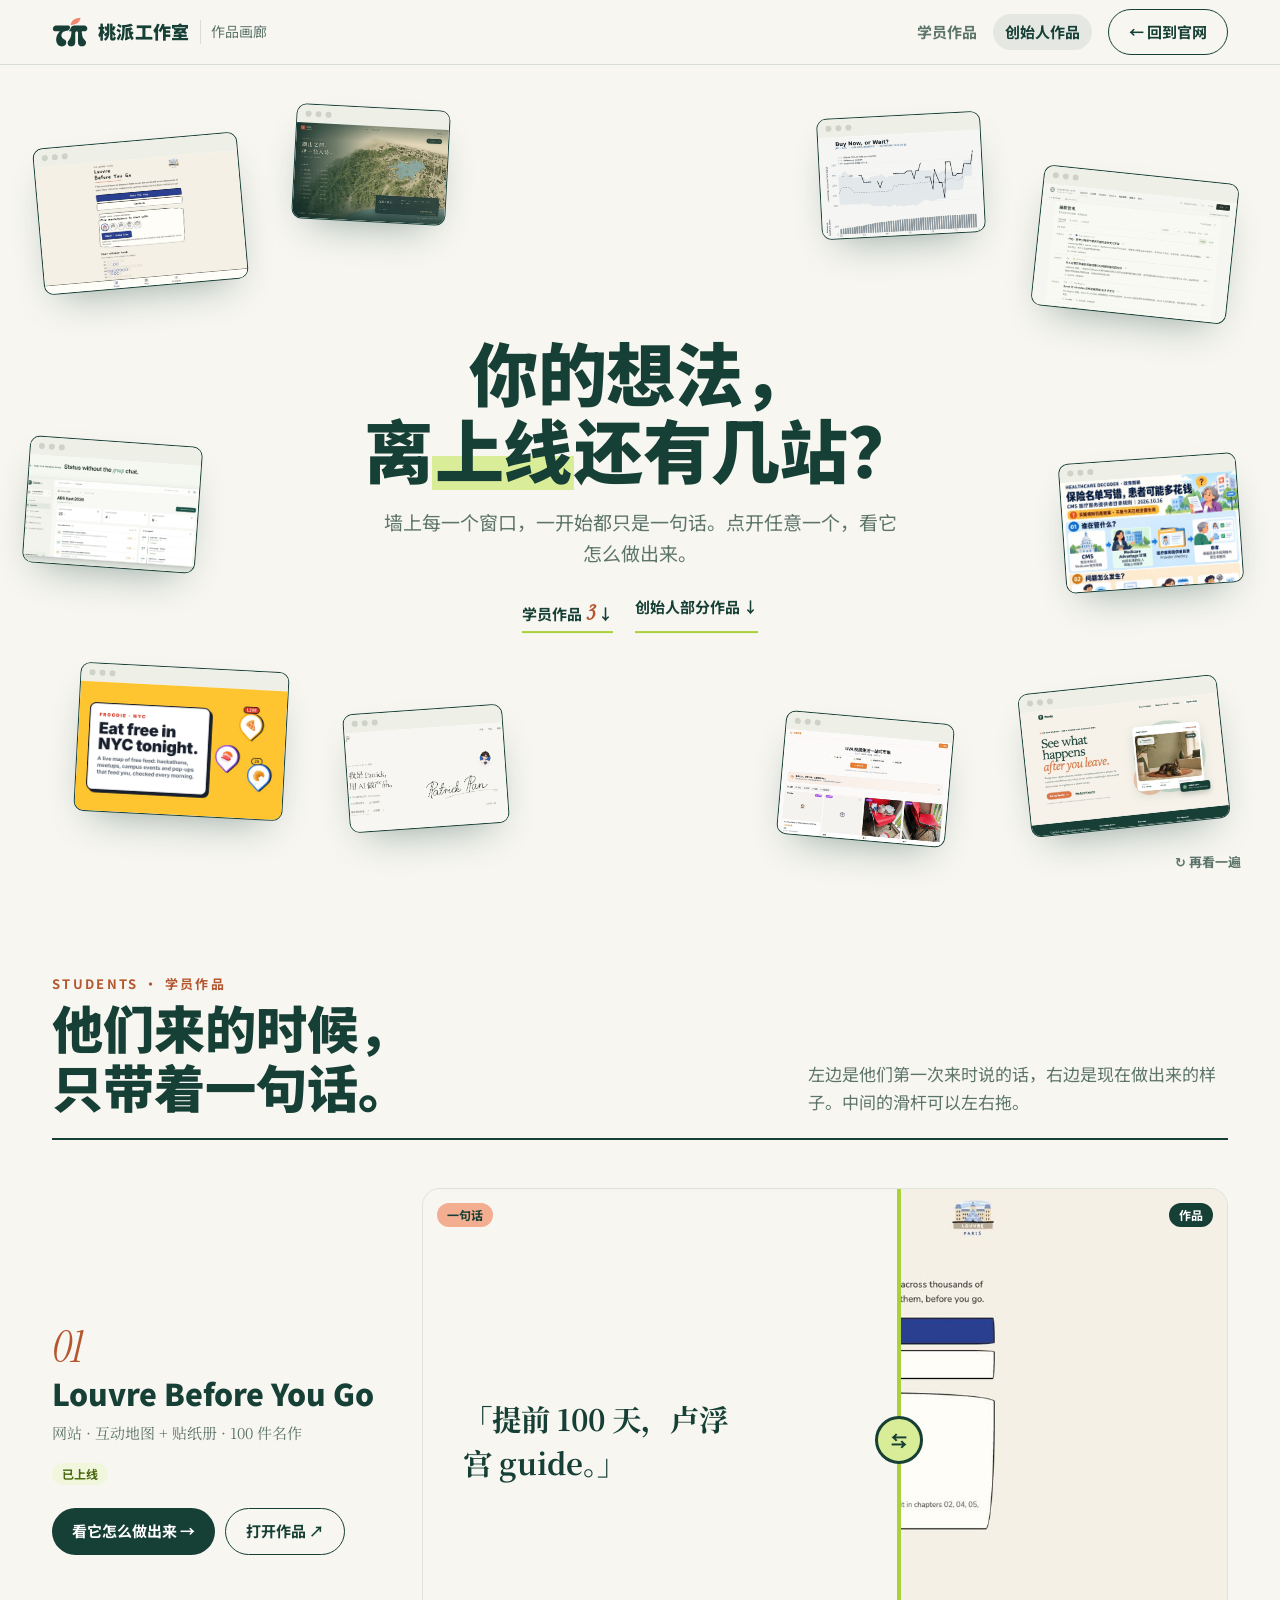
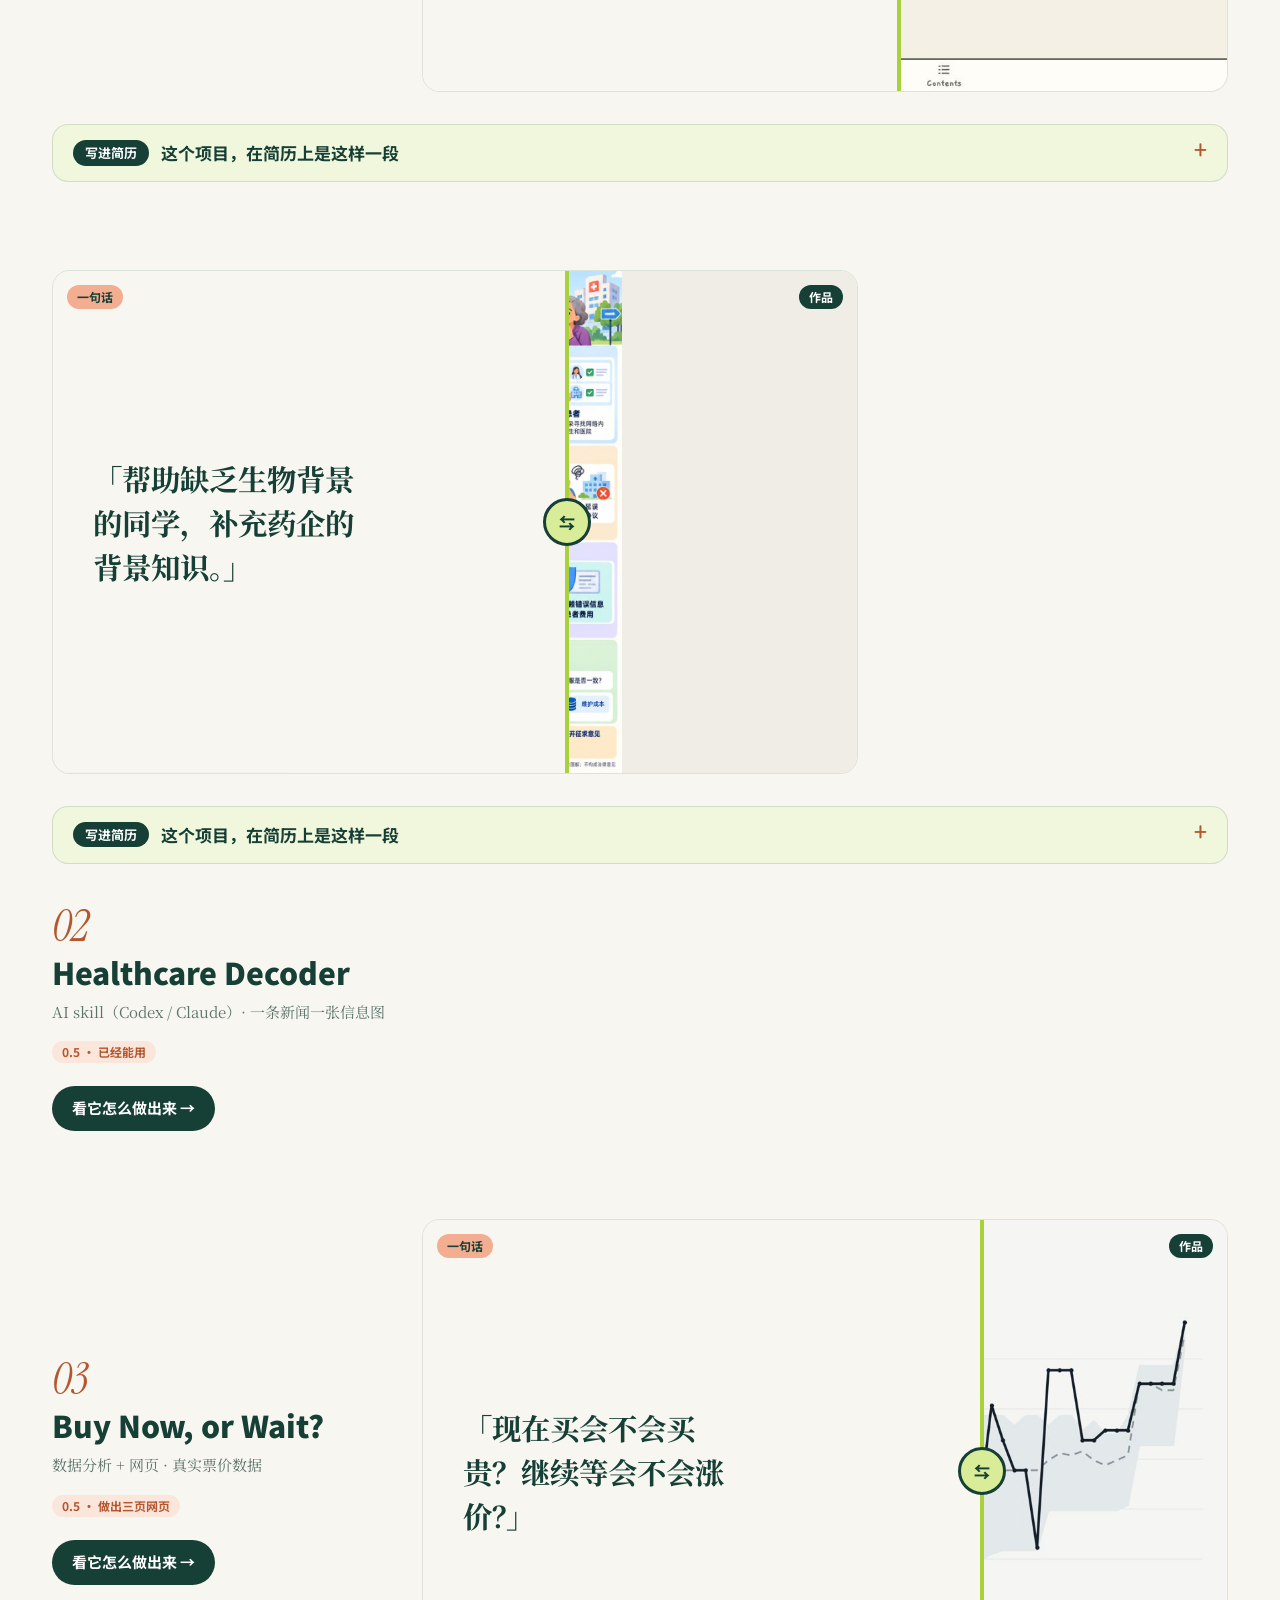
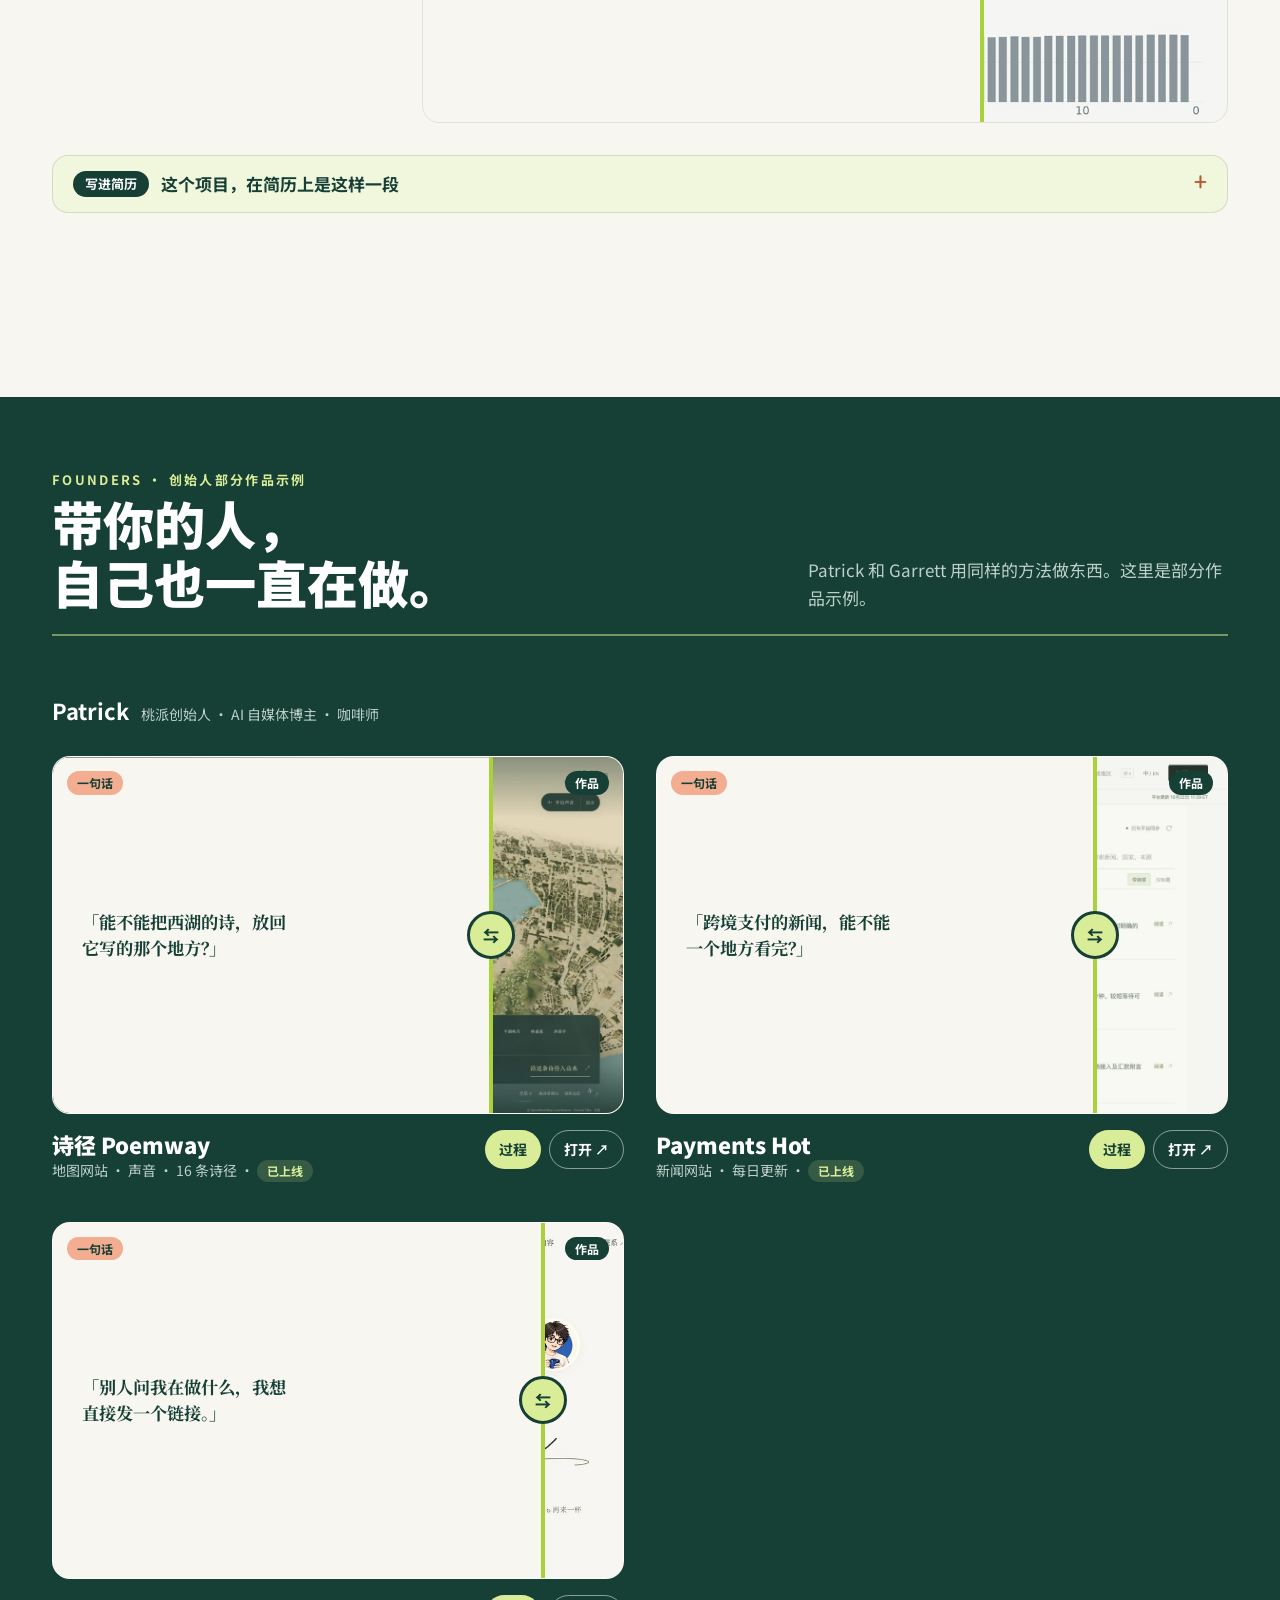
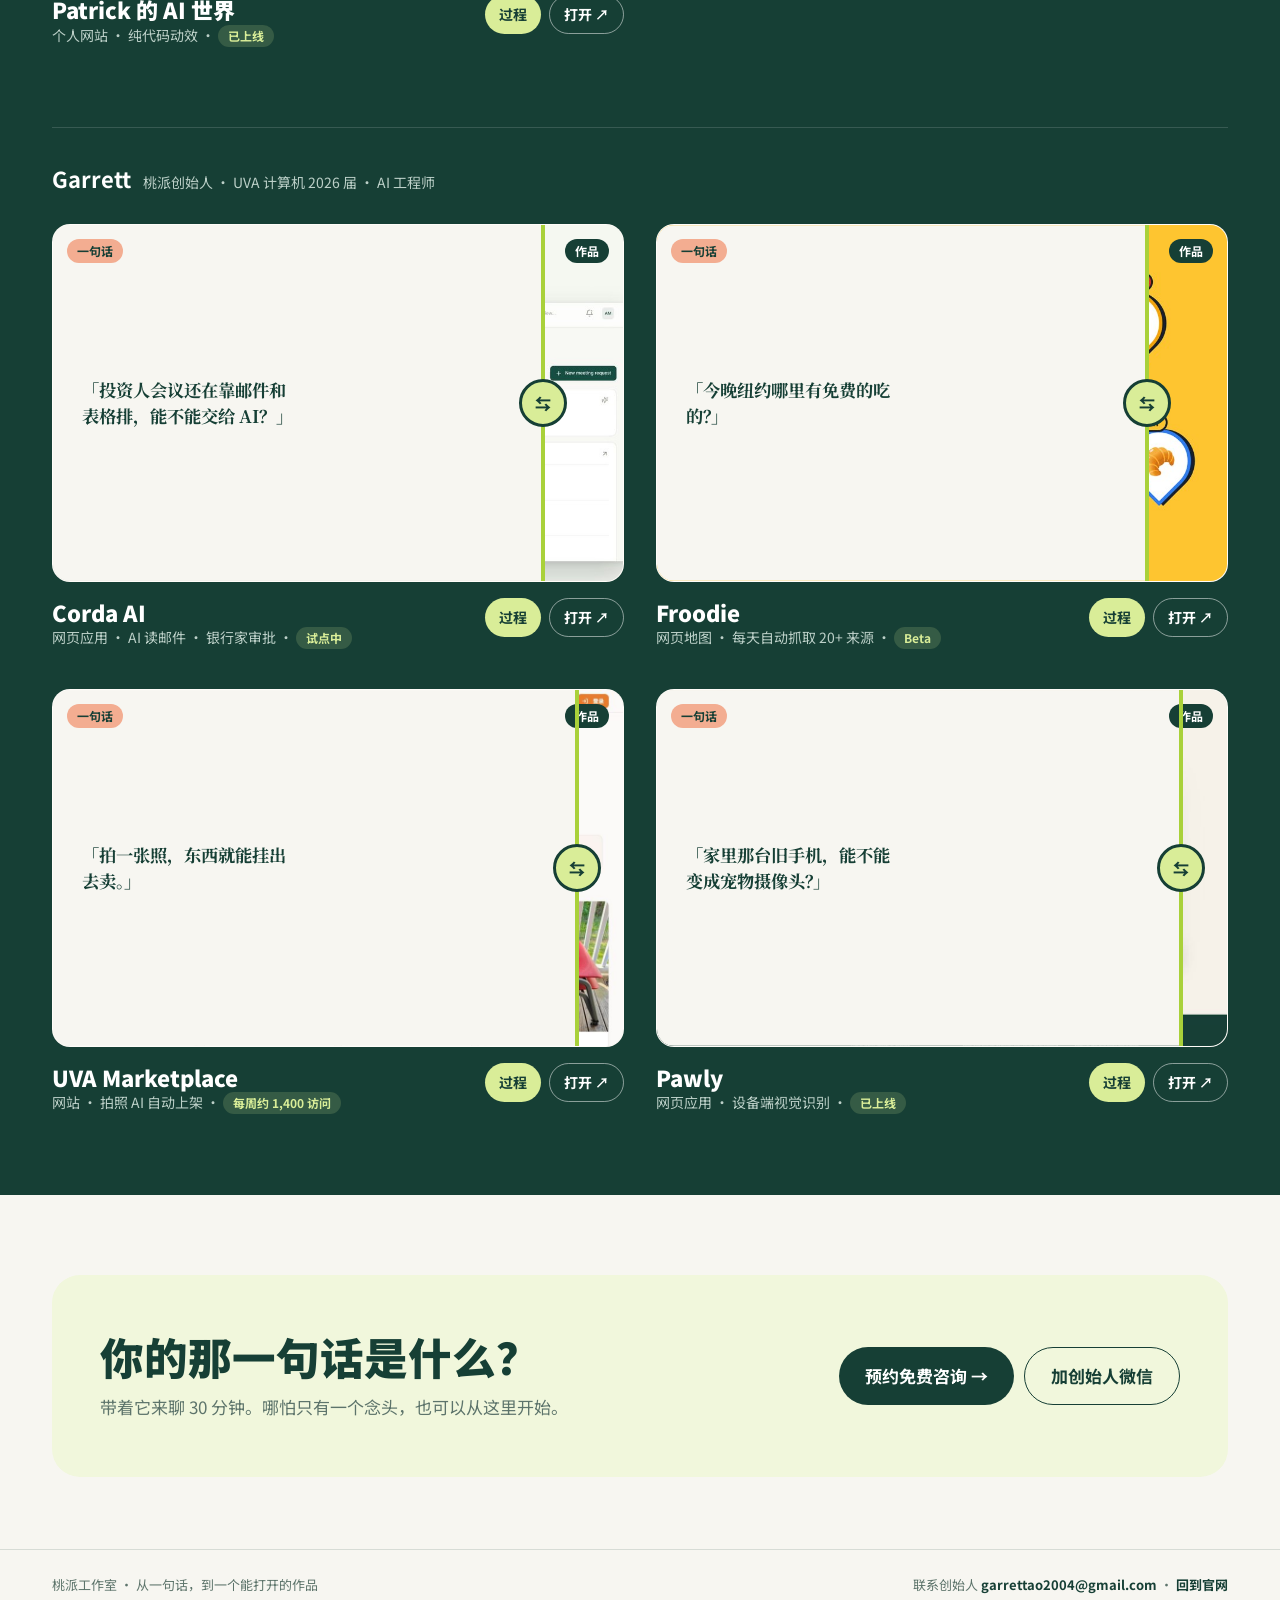
<file: gallery/index.html>
<!doctype html>
<html lang="zh-CN">
<head>
<meta charset="utf-8">
<meta name="viewport" content="width=device-width,initial-scale=1,viewport-fit=cover">
<meta name="description" content="桃派工作室的学员作品和创始人作品。每个作品从一句话开始，看它怎么做出来，也看它怎么写进简历。">
<link rel="icon" type="image/png" href="../images/taopai-logo.png">
<title>作品画廊｜桃派工作室</title>
<link rel="preconnect" href="https://fonts.googleapis.com">
<link rel="preconnect" href="https://fonts.gstatic.com" crossorigin>
<link href="https://fonts.googleapis.com/css2?family=Instrument+Serif:ital@0;1&family=Noto+Sans+SC:wght@400;500;700;900&family=Noto+Serif+SC:wght@500;700&display=swap" rel="stylesheet">
<style>
:root{
  --paper:#f7f6f1; --card:#fffdf8; --green:#163f35; --ink:#193d34; --muted:#5d746b;
  --line:rgba(22,63,53,.14); --peach:#f3ad91; --peach-ink:#b4572f; --peach-soft:#fbe6dc;
  --lime:#d9ed98; --lime-deep:#a9d13a; --lime-soft:#f1f7dc;
  --sans:"Noto Sans SC",system-ui,sans-serif; --serif:"Noto Serif SC",serif; --num:"Instrument Serif",serif;
}
*{box-sizing:border-box}
html{scroll-behavior:smooth;scroll-padding-top:80px}
body{margin:0;background:var(--paper);color:var(--ink);font-family:var(--sans);font-size:17px;line-height:1.65;-webkit-font-smoothing:antialiased}
img{max-width:100%;display:block}
button{font:inherit;color:inherit;cursor:pointer}
a{color:inherit}
.wrap{max-width:1240px;margin:0 auto;padding:0 32px}

nav.top{position:sticky;top:env(safe-area-inset-top,0px);z-index:20;background:rgba(247,246,241,.92);backdrop-filter:blur(8px);border-bottom:1px solid var(--line)}
nav.top .wrap{display:flex;align-items:center;justify-content:space-between;height:64px;gap:16px}
.brand{display:flex;align-items:center;gap:10px;text-decoration:none}
.brand img{height:30px}
.brand b{font-size:18px;font-weight:900;color:var(--green);letter-spacing:.02em;white-space:nowrap}
.brand span{font-size:14px;color:var(--muted);padding-left:10px;border-left:1px solid var(--line);white-space:nowrap}
.navlinks{display:flex;gap:4px;margin-left:auto}
.navlinks a{text-decoration:none;font-size:15px;font-weight:700;color:var(--muted);padding:6px 12px;border-radius:999px}
.navlinks a.on{background:rgba(22,63,53,.08);color:var(--green)}
.btn{display:inline-flex;align-items:center;gap:8px;border:0;border-radius:999px;padding:10px 20px;font-weight:700;font-size:15px;text-decoration:none;transition:transform .15s,background .15s;white-space:nowrap}
.btn-primary{background:var(--green);color:#fff}
.btn-primary:hover{background:#0f3027;transform:translateY(-1px)}
.btn-line{background:transparent;border:1.5px solid var(--green);color:var(--green)}
.btn-line:hover{background:rgba(22,63,53,.06)}
.btn .wx{width:18px;height:18px}

/* hero: the wall builds itself — one sentence, Enter, a window */
nav.top{transition:opacity .6s,transform .6s}
body.intro nav.top{opacity:0;transform:translateY(-8px);pointer-events:none}
.hero{position:relative;height:calc(100vh - 64px);height:calc(100svh - 64px);min-height:600px;overflow:hidden}
.wall{position:absolute;inset:0;z-index:2}
.card{position:absolute;left:var(--x);top:var(--y);width:calc(var(--w) * 1vw);padding:0;border:0;background:none;text-align:left;transform:rotate(var(--r)) scale(.2);opacity:0;z-index:1;
  transition:left .9s cubic-bezier(.7,0,.2,1),top .9s cubic-bezier(.7,0,.2,1),width .9s cubic-bezier(.7,0,.2,1),transform .9s cubic-bezier(.7,0,.2,1),opacity .4s}
.card.placed{opacity:1;transform:rotate(var(--r))}
.card.center{left:50%;top:56%;width:min(560px,78vw);transform:translate(-50%,-50%);opacity:1;z-index:4}
.hero:not(.done) .card{pointer-events:none}
.card:not(.placed):not(.center){visibility:hidden}
.card .p{transition:transform .25s ease-out}
.card .win{background:var(--card);border-radius:10px;overflow:hidden;border:1.5px solid var(--green);box-shadow:0 18px 40px -18px rgba(22,63,53,.45);transition:transform .25s}
.card .bar{height:18px;background:#eef0e8;display:flex;gap:4px;align-items:center;padding:0 8px}
.card .bar i{width:6px;height:6px;border-radius:50%;background:#cfd2c6}
.card img{width:100%;aspect-ratio:16/10;object-fit:cover;object-position:top}
.card .cap{position:absolute;left:0;right:0;top:100%;margin-top:8px;font-family:var(--serif);font-weight:700;font-size:13px;line-height:1.45;color:var(--green);background:var(--lime);border-radius:8px;padding:6px 10px;opacity:0;transform:translateY(-4px);transition:.2s;pointer-events:none}
.card.up .cap{top:auto;bottom:100%;margin:0 0 8px}
.card .cap small{display:block;font-family:var(--sans);font-weight:700;font-size:11px;color:var(--peach-ink);margin-top:2px}
.hero.done .card:hover,.hero.done .card:focus-visible{z-index:5;outline:none}
.hero.done .card:hover .win,.hero.done .card:focus-visible .win{transform:scale(1.07) rotate(calc(var(--r) * -1))}
.hero.done .card:hover .cap,.hero.done .card:focus-visible .cap{opacity:1;transform:none}
.noanim,.noanim *{transition:none!important}
.typer{position:absolute;left:50%;top:50%;transform:translate(-50%,-50%);z-index:5;width:min(900px,88vw);text-align:center;font-family:var(--serif);font-weight:700;font-size:clamp(26px,3.6vw,46px);color:var(--green);line-height:1.4;transition:top .7s cubic-bezier(.7,0,.2,1),font-size .7s,opacity .3s;pointer-events:none}
.typer.up{top:15%;font-size:clamp(18px,2vw,24px)}
.typer.gone{opacity:0}
.typer .cur{display:inline-block;width:3px;height:.95em;background:var(--peach-ink);margin-left:4px;vertical-align:-.1em;animation:blink 1s steps(1) infinite}
@keyframes blink{50%{opacity:0}}
.typer .enter{display:inline-block;font-family:var(--sans);font-size:.42em;font-weight:700;background:var(--green);color:#fff;border-radius:6px;padding:2px 8px;margin-left:10px;vertical-align:.4em;opacity:0;transform:scale(.6);transition:.15s}
.typer .enter.on{opacity:1;transform:scale(1)}
.typer .enter.press{background:var(--peach-ink);transform:scale(.85)}
.final{position:absolute;left:50%;top:50%;transform:translate(-50%,-50%);z-index:3;text-align:center;width:min(780px,92vw);pointer-events:none}
.final h1{font-weight:900;font-size:clamp(36px,5.4vw,76px);line-height:1.12;letter-spacing:-.01em;margin:0;color:var(--green)}
.final h1 .w{display:inline-block;opacity:0;transform:translateY(24px);transition:.6s cubic-bezier(.2,.8,.2,1)}
.final h1 mark{color:inherit;padding:0 .04em;background:linear-gradient(transparent 58%,var(--lime) 58%,var(--lime) 92%,transparent 92%) left/0 100% no-repeat;transition:background-size .7s .55s}
.final p{font-size:clamp(16px,1.5vw,19px);color:var(--muted);margin:18px auto 26px;max-width:520px;opacity:0;transition:.6s .5s}
.final .acts{display:flex;gap:10px 22px;justify-content:center;align-items:center;flex-wrap:wrap;opacity:0;transition:.6s .7s}
.final .jumps{display:flex;gap:22px}
.final .jump{font-weight:700;color:var(--green);text-decoration:none;border-bottom:2px solid var(--lime-deep);font-size:15px}
.final .jump i{font-family:var(--num);font-size:22px;color:var(--peach-ink);margin-left:2px}
.hero.done .final{pointer-events:auto}
.hero.done .final h1 .w{opacity:1;transform:none}
.hero.done .final h1 mark{background-size:100% 100%}
.hero.done .final p,.hero.done .final .acts{opacity:1}
.skip,.replay{position:absolute;right:24px;bottom:22px;z-index:7;border:1.5px solid var(--line);background:var(--card);border-radius:999px;padding:6px 14px;font-size:13px;font-weight:700;color:var(--muted)}
.replay{display:none;background:transparent;border-color:transparent}
.replay:hover{color:var(--green)}
.hero.done .skip{display:none}
.hero.done .replay{display:block}

.zone{padding:72px 0 24px}
.zone-h{display:flex;align-items:flex-end;justify-content:space-between;gap:24px;flex-wrap:wrap;padding-bottom:22px;border-bottom:2px solid var(--green);margin-bottom:48px}
.zone-h .k{font-size:13px;letter-spacing:.18em;font-weight:700;color:var(--peach-ink)}
.zone-h h2{margin:4px 0 0;font-size:clamp(32px,4vw,52px);line-height:1.15;font-weight:900;color:var(--green)}
.zone-h p{margin:0;color:var(--muted);max-width:420px}
.zone.f{background:var(--green);color:#e3ece8;margin-top:72px;padding-bottom:80px}
.zone.f .zone-h{border-color:rgba(217,237,152,.5)}
.zone.f .zone-h h2{color:#fff}
.zone.f .zone-h .k{color:var(--lime)}
.zone.f .zone-h p{color:#bcd0c8}

.cmp{position:relative;border-radius:18px;overflow:hidden;background:var(--card);user-select:none;-webkit-user-select:none;aspect-ratio:16/10;border:1px solid var(--line);touch-action:pan-y}
.cmp .after{position:absolute;inset:0;background:#efede6}
.cmp .after img{width:100%;height:100%;object-fit:cover;object-position:top}
.cmp .after.contain img{object-fit:contain;object-position:center}
.cmp .before{position:absolute;inset:0;background:var(--paper);display:flex;align-items:center;padding:0 5%;clip-path:inset(0 calc(100% - var(--x,50%)) 0 0)}
.cmp .before blockquote{margin:0;max-width:40%;font-family:var(--serif);font-weight:700;font-size:clamp(20px,2.3vw,32px);line-height:1.5;color:var(--green)}
.cmp .before blockquote small{display:block;font-family:var(--sans);font-weight:500;font-size:13px;color:var(--muted);margin-top:14px;line-height:1.5}
.cmp .bar{position:absolute;top:0;bottom:0;left:var(--x,50%);width:4px;margin-left:-2px;background:var(--lime-deep)}
.cmp .knob{position:absolute;top:50%;left:var(--x,50%);transform:translate(-50%,-50%);width:48px;height:48px;border-radius:50%;background:var(--lime);border:3px solid var(--green);color:var(--green);display:flex;align-items:center;justify-content:center;font-weight:900;font-size:16px;pointer-events:none}
.cmp input{position:absolute;inset:0;width:100%;height:100%;opacity:0;cursor:ew-resize;margin:0}
.cmp .tag{position:absolute;top:14px;font-size:12px;font-weight:700;border-radius:999px;padding:2px 10px;pointer-events:none}
.cmp .tag.l{left:14px;background:var(--peach);color:var(--green)}
.cmp .tag.r{right:14px;background:var(--green);color:#fff}

.ex{display:grid;grid-template-columns:330px 1fr;gap:40px;align-items:center;margin-bottom:88px}
.ex:nth-child(even){grid-template-columns:1fr 330px}
.ex:nth-child(even) .lab{order:2}
.lab .no{font-family:var(--num);font-style:italic;font-size:44px;line-height:1;color:var(--peach-ink)}
.lab h3{margin:6px 0 2px;font-size:30px;line-height:1.2;font-weight:900;color:var(--green)}
.lab .who{font-size:15px;font-weight:700}
.lab .med{margin-top:10px;font-family:var(--serif);font-size:15px;color:var(--muted)}
.chip{display:inline-flex;align-items:center;border-radius:999px;padding:1px 10px;font-size:12px;font-weight:700;line-height:20px;white-space:nowrap}
.chip.live{background:var(--lime-soft);color:#4c6a12}
.chip.wip{background:var(--peach-soft);color:var(--peach-ink)}
.chip.s{background:var(--peach-soft);color:var(--peach-ink)}
.chip.f{background:rgba(22,63,53,.08);color:var(--green)}
.lab .st{margin-top:12px}
.lab .acts{display:flex;gap:10px;flex-wrap:wrap;margin-top:22px}

.fgrid{display:grid;grid-template-columns:1fr 1fr;gap:40px 32px}
.fx .cmp{border-color:rgba(255,255,255,.12)}
.fx .cmp .before blockquote{font-size:clamp(15px,1.35vw,19px);max-width:40%}
.fx .meta{display:flex;justify-content:space-between;align-items:flex-start;gap:16px;margin-top:16px}
.fx h3{margin:0;font-size:22px;color:#fff;font-weight:900;line-height:1.3}
.fx .who{font-size:14px;color:#bcd0c8}
.fx .chip.live{background:rgba(217,237,152,.16);color:var(--lime)}
.fx .acts{display:flex;gap:8px;flex-shrink:0}
.fx .acts .btn{padding:7px 14px;font-size:14px}
.fx .btn-line{border-color:rgba(255,255,255,.5);color:#fff}
.fx .btn-line:hover{background:rgba(255,255,255,.08)}
.fx .btn-primary{background:var(--lime);color:var(--green)}
.person{grid-column:1/-1;display:flex;align-items:baseline;gap:12px;flex-wrap:wrap;margin:8px 0 -12px;color:#fff}
.person b{font-size:22px}
.person span{color:#bcd0c8;font-size:14px}
.person:not(:first-child){margin-top:40px;padding-top:32px;border-top:1px solid rgba(255,255,255,.14)}

.cta-band{background:var(--lime-soft);border-radius:28px;padding:56px 48px;display:flex;align-items:center;justify-content:space-between;gap:32px;margin:80px 0 72px}
.cta-band h2{font-size:clamp(28px,3.4vw,44px);line-height:1.2;margin:0;font-weight:900;color:var(--green)}
.cta-band p{margin:10px 0 0;color:var(--muted);max-width:520px}
.cta-band .btn{font-size:17px;padding:14px 26px}
footer{border-top:1px solid var(--line);padding:24px 0 40px;font-size:13px;color:var(--muted)}
footer .wrap{display:flex;justify-content:space-between;gap:16px;flex-wrap:wrap}

.scrim{position:fixed;inset:0;background:rgba(18,40,34,.38);opacity:0;pointer-events:none;transition:opacity .25s;z-index:40}
.panel{position:fixed;top:0;right:0;bottom:0;width:min(920px,100%);background:var(--paper);z-index:41;transform:translateX(100%);transition:transform .32s cubic-bezier(.2,.8,.2,1);overflow-y:auto;overscroll-behavior:contain}
body.open .scrim{opacity:1;pointer-events:auto}
body.open .panel{transform:none}
body.open{overflow:hidden}
.panel-top{position:sticky;top:0;background:rgba(247,246,241,.95);backdrop-filter:blur(6px);border-bottom:1px solid var(--line);display:flex;align-items:center;justify-content:space-between;padding:12px 32px;z-index:2}
.back{background:none;border:0;font-weight:700;color:var(--green);padding:8px 0}
.back:focus{outline:none}.back:focus-visible{outline:2px solid var(--lime-deep);outline-offset:4px;border-radius:6px}
.panel-in{padding:36px 48px 64px}
.d-tag{display:flex;gap:8px;flex-wrap:wrap;align-items:center}
.d-title{font-size:clamp(30px,4vw,46px);line-height:1.15;font-weight:900;color:var(--green);margin:14px 0 4px}
.d-sub{font-size:18px;color:var(--muted);margin:0}
.d-problem{font-family:var(--serif);font-weight:700;font-size:clamp(20px,2.2vw,26px);line-height:1.55;margin:28px 0 0;padding-left:20px;border-left:4px solid var(--peach)}
.d-problem small{display:block;font-family:var(--sans);font-weight:500;font-size:13px;color:var(--muted);margin-top:6px}
.sec{margin-top:52px}
.sec>h2{font-size:14px;letter-spacing:.14em;color:var(--peach-ink);margin:0 0 16px;font-weight:700}
.starts{display:flex;flex-wrap:wrap;gap:10px}
.starts span{background:var(--card);border:1px solid var(--line);border-radius:10px;padding:8px 14px;font-size:15px}
.starts span:first-child{background:var(--green);color:#fff;border-color:var(--green);font-weight:700}
.starts span.tbd{border-style:dashed;color:var(--muted)}
.trail{position:relative;margin:0;padding:0;list-style:none}
.trail::before{content:"";position:absolute;left:13px;top:10px;bottom:10px;width:4px;border-radius:4px;background:var(--line)}
.trail li{position:relative;padding:0 0 30px 52px}
.trail li .pin{position:absolute;left:0;top:2px;width:30px;height:30px;border-radius:50%;background:var(--paper);border:4px solid var(--line);display:flex;align-items:center;justify-content:center;font-family:var(--num);font-style:italic;font-size:15px;color:var(--muted);z-index:1}
.trail li.done .pin{border-color:var(--green);background:var(--green);color:#fff}
.trail li.now .pin{border-color:var(--peach-ink);background:var(--peach);color:var(--green);box-shadow:0 0 0 6px rgba(243,173,145,.35)}
.trail li.done::after{content:"";position:absolute;left:13px;top:30px;bottom:-2px;width:4px;background:var(--green);border-radius:4px}
.trail h3{margin:0;font-size:19px;font-weight:900;color:var(--green);display:flex;gap:10px;align-items:baseline;flex-wrap:wrap}
.trail .when{font-size:14px;font-weight:500;color:var(--muted)}
.trail .here{font-size:12px;font-weight:700;background:var(--peach);color:var(--green);border-radius:999px;padding:0 10px}
.trail p{margin:6px 0 0;max-width:640px}
.trail li.todo h3,.trail li.todo p{color:var(--muted)}
.trail li.gap p{font-size:14px;color:var(--muted)}
.mats{display:flex;gap:14px;flex-wrap:wrap;margin-top:14px}
.mat{background:var(--card);border:1px solid var(--line);border-radius:12px;padding:8px;width:220px;text-align:left;transition:border-color .15s}
.mat:hover{border-color:rgba(22,63,53,.4)}
.mat img{width:100%;aspect-ratio:4/3;object-fit:cover;object-position:top;border-radius:6px;background:#eceae2}
.mat span{display:block;font-size:13px;margin-top:6px;line-height:1.4}
.mats.big .mat{width:100%;max-width:680px}
.mats.big .mat img{aspect-ratio:16/10}
.mat.note{width:100%;max-width:640px;padding:16px 18px;background:var(--peach-soft);border-color:rgba(180,87,47,.18);cursor:default}
.mat.note b{display:block;font-size:13px;color:var(--peach-ink);letter-spacing:.04em;margin-bottom:6px}
.mat.note ul{margin:0;padding-left:20px}
.mat.note li{padding:0;margin:2px 0;font-size:15px}
.linkout{display:inline-flex;gap:6px;align-items:center;margin-top:12px;font-weight:700;color:var(--green);text-decoration:none;border-bottom:2px solid var(--lime-deep)}
.roles{display:grid;grid-template-columns:repeat(3,1fr);gap:14px}
.roles.two{grid-template-columns:repeat(2,1fr)}
.role{background:var(--card);border:1px solid var(--line);border-radius:16px;padding:20px}
.role .rh{display:flex;align-items:center;gap:10px;font-weight:900;color:var(--green);font-size:17px}
.role .ic{width:34px;height:34px;border-radius:10px;display:flex;align-items:center;justify-content:center;font-size:16px;font-weight:900}
.role.ai .ic{background:var(--lime-soft);color:#4c6a12}
.role.me .ic{background:var(--peach-soft);color:var(--peach-ink)}
.role.tp .ic{background:rgba(22,63,53,.1);color:var(--green)}
.role p{margin:12px 0 0;font-size:15px;line-height:1.65}
.role.tbd{border-style:dashed;background:transparent}
.role.tbd p{color:var(--muted)}
.d-cta{margin-top:56px;background:var(--lime-soft);border-radius:20px;padding:28px 32px;display:flex;align-items:center;justify-content:space-between;gap:20px}
.d-cta b{font-size:20px;color:var(--green)}
.d-cta p{margin:4px 0 0;color:var(--muted);font-size:15px}

.modal{position:fixed;inset:0;z-index:60;display:none;align-items:center;justify-content:center;padding:16px;background:rgba(18,40,34,.5)}
.modal.on{display:flex}
.sheet{background:var(--paper);border-radius:24px;padding:32px;width:min(420px,100%);text-align:center;position:relative}
.sheet h3{margin:0;font-size:22px;color:var(--green);font-weight:900}
.sheet p{margin:8px 0 0;color:var(--muted);font-size:15px}
.qr{width:200px;height:200px;margin:22px auto 16px;border:2px dashed rgba(22,63,53,.35);border-radius:16px;display:flex;flex-direction:column;align-items:center;justify-content:center;gap:6px;color:var(--muted);font-size:13px;background:var(--card)}
.qr img{width:44px;opacity:.85}
.wxid{display:flex;align-items:center;justify-content:center;gap:10px;background:var(--card);border:1px solid var(--line);border-radius:12px;padding:10px 14px;font-weight:700;color:var(--green)}
.hint{margin-top:14px;background:var(--lime-soft);border-radius:12px;padding:10px 14px;font-size:14px}
.close{position:absolute;top:12px;right:14px;background:none;border:0;font-size:26px;line-height:1;color:var(--muted)}
.mobile-only{display:none}
.lightbox{position:fixed;inset:0;z-index:70;background:rgba(10,24,20,.86);display:none;align-items:center;justify-content:center;padding:24px;flex-direction:column;gap:12px}
.lightbox.on{display:flex}
.lightbox img{max-height:84vh;max-width:min(1100px,100%);border-radius:10px;background:#fff}
.lightbox span{color:#e6efe9;font-size:14px}
.toast{position:fixed;left:50%;bottom:28px;transform:translate(-50%,20px);background:var(--green);color:#fff;border-radius:999px;padding:10px 20px;font-size:14px;opacity:0;transition:.25s;z-index:80;pointer-events:none;width:max-content;max-width:calc(100% - 32px);text-align:center}
.toast.on{opacity:1;transform:translate(-50%,0)}

@media (max-width:980px){
  .ex,.ex:nth-child(even){grid-template-columns:1fr;gap:20px}
  .ex:nth-child(even) .lab{order:0}
  .fgrid{grid-template-columns:1fr}
}
@media (max-width:760px){
  body{font-size:16px}
  .wrap{padding:0 16px}
  .brand span,.navlinks{display:none}
  nav.top .btn{padding:8px 14px;font-size:14px}
  .hero{height:calc(100svh - 56px)}
  .skip,.replay{right:16px;bottom:16px}
  .typer.up{top:14%}
  .zone{padding:48px 0 16px}
  .zone-h{margin-bottom:32px}
  .ex{margin-bottom:56px}
  .lab h3{font-size:24px}
  .cmp{aspect-ratio:4/3.4}
  .cmp .before{padding:0 6%}
  .cmp .before blockquote{max-width:42%;font-size:16px}
  .fx .cmp .before blockquote{font-size:15px;max-width:42%}
  .fx .meta{flex-direction:column}
  .cta-band{flex-direction:column;align-items:flex-start;padding:36px 24px;border-radius:22px}
  .panel-top{padding:10px 16px}
  .panel-in{padding:24px 16px 48px}
  .roles,.roles.two{grid-template-columns:1fr}
  .mat{width:calc(50% - 7px)}
  .d-cta{flex-direction:column;align-items:flex-start;padding:22px 20px}
  .desk-only{display:none}
  .mobile-only{display:block}
  .qrimg{width:190px;height:190px}
}

/* 写进简历 */
.cv{grid-column:1/-1;margin-top:-8px;background:var(--lime-soft);border:1px solid var(--line);border-radius:16px;padding:0 20px}
.cv summary{display:flex;align-items:center;gap:12px;min-height:56px;font-weight:700;color:var(--green);cursor:pointer;list-style:none}
.cv summary::-webkit-details-marker{display:none}
.cv summary::after{content:"+";margin-left:auto;font-family:var(--num);font-size:26px;color:var(--peach-ink)}
.cv[open] summary::after{content:"–"}
.cv[open]{padding-bottom:20px}
.cv-tag{background:var(--green);color:#fff;border-radius:999px;padding:2px 12px;font-size:13px;white-space:nowrap}
.cvpaper{background:#fff;border:1px solid #d5dbcc;border-radius:6px;padding:24px 28px 22px;box-shadow:0 10px 26px rgba(22,63,53,.08);font-family:Georgia,"Times New Roman",serif;color:#1d201a;max-width:860px;overflow-wrap:anywhere}
.cv-sec{margin:0 0 10px;padding-bottom:5px;border-bottom:1px solid #1d201a;font-size:12.5px;font-weight:700;letter-spacing:.14em;text-transform:uppercase}
.cv-row{display:flex;flex-wrap:wrap;align-items:baseline;justify-content:space-between;gap:2px 16px;line-height:1.4}
.cv-row strong{font-size:17px}
.cv-row strong i{font-style:normal;font-weight:400;font-size:.86em}
.cv-row span{font-size:14px;font-style:italic;white-space:nowrap}
.cvpaper ul{list-style:none;margin:10px 0 0;padding:0}
.cvpaper li{position:relative;padding-left:18px;margin:0 0 7px;font-size:15px;line-height:1.6}
.cvpaper li:last-child{margin-bottom:0}
.cvpaper li::before{content:"•";position:absolute;left:3px;top:0}
.cvpaper mark{background:linear-gradient(transparent 62%,var(--lime) 62%);color:inherit;padding:0 1px}
footer a{color:var(--green);font-weight:700;text-decoration:none}
.cta-acts{display:flex;gap:10px;flex-wrap:wrap}
.qrimg{width:220px;height:220px;margin:18px auto 6px;border-radius:12px;background:#fff;border:1px solid var(--line)}
.mailto{font-size:14px!important;margin-top:14px!important}
.mailto a{color:var(--green);font-weight:700}
@media (max-width:760px){
  .cv{padding:0 14px}
  .cv summary{font-size:14px;gap:10px;min-height:52px}
  .cvpaper{padding:16px 14px}
  .cv-row strong{font-size:15.5px}
  .cv-row span{font-size:13px}
  .cvpaper li{font-size:14px;line-height:1.55}
}
@media (prefers-reduced-motion:reduce){*{transition:none!important;animation:none!important;scroll-behavior:auto!important}}
</style>
</head>
<body>
<nav class="top">
  <div class="wrap">
    <a class="brand" href="../" aria-label="回到桃派工作室官网"><img src="assets/logo-mark.svg" alt=""><b>桃派工作室</b><span>作品画廊</span></a>
    <div class="navlinks"><a href="#students" data-nav="students">学员作品</a><a href="#founders" data-nav="founders">创始人作品</a></div>
    <a class="btn btn-line" href="../">← 回到官网</a>
  </div>
</nav>

<header class="hero" id="hero">
  <div class="wall" id="wall"></div>
  <div class="typer" id="typer" aria-hidden="true"><span id="typed"></span><i class="cur"></i><span class="enter" id="enter">回车</span></div>
  <div class="final">
    <h1 id="h1" aria-label="你的想法，离上线还有几站？"></h1>
    <p>墙上每一个窗口，一开始都只是一句话。点开任意一个，看它怎么做出来。</p>
    <div class="acts">
      <span class="jumps"><a class="jump" href="#students">学员作品 <i id="n-s"></i> ↓</a><a class="jump" href="#founders">创始人部分作品 ↓</a></span>
    </div>
  </div>
  <button class="skip" id="skip">跳过开场 →</button>
  <button class="replay" id="replay">↻ 再看一遍</button>
</header>

<section class="zone" id="students">
  <div class="wrap">
    <div class="zone-h"><div><div class="k">STUDENTS · 学员作品</div><h2>他们来的时候，<br>只带着一句话。</h2></div><p>左边是他们第一次来时说的话，右边是现在做出来的样子。中间的滑杆可以左右拖。</p></div>
    <div id="s-list"></div>
  </div>
</section>

<section class="zone f" id="founders">
  <div class="wrap">
    <div class="zone-h"><div><div class="k">FOUNDERS · 创始人部分作品示例</div><h2>带你的人，<br>自己也一直在做。</h2></div><p>Patrick 和 Garrett 用同样的方法做东西。这里是部分作品示例。</p></div>
    <div class="fgrid" id="f-list"></div>
  </div>
</section>

<div class="wrap">
  <section class="cta-band">
    <div><h2>你的那一句话是什么？</h2><p>带着它来聊 30 分钟。哪怕只有一个念头，也可以从这里开始。</p></div>
    <div class="cta-acts"><a class="btn btn-primary" href="../#join">预约免费咨询 →</a><button class="btn btn-line" data-wx>加创始人微信</button></div>
  </section>
</div>
<footer><div class="wrap"><span>桃派工作室 · 从一句话，到一个能打开的作品</span><span>联系创始人 <a href="mailto:garrettao2004@gmail.com">garrettao2004@gmail.com</a> · <a href="../">回到官网</a></span></div></footer>

<div class="scrim" id="scrim"></div>
<aside class="panel" id="panel" aria-hidden="true" role="dialog" aria-modal="true">
  <div class="panel-top"><button class="back" id="back">← 回到画廊</button><a class="btn btn-line" href="../#join">预约免费咨询</a></div>
  <div class="panel-in" id="detail"></div>
</aside>

<div class="modal" id="wx" role="dialog" aria-modal="true" aria-labelledby="wx-h">
  <div class="sheet">
    <button class="close" data-close aria-label="关闭">×</button>
    <h3 id="wx-h">加创始人微信</h3>
    <p>Garrett · 桃派创始人</p>
    <img class="qrimg" src="assets/founder-wechat-qr.png" alt="Garrett 的微信二维码" width="240" height="240">
    <p class="desk-only">用手机微信扫一扫</p>
    <p class="mobile-only">长按二维码识别，或截图后在微信里扫</p>
    <div class="hint">添加时备注：<b>你想做的东西</b>，比如「想做机票比价」</div>
    <p class="mailto">也可以写邮件：<a href="mailto:garrettao2004@gmail.com">garrettao2004@gmail.com</a></p>
  </div>
</div>
<div class="lightbox" id="lb"><img alt=""><span></span></div>
<div class="toast" id="toast"></div>

<script>
const STATIONS=[{k:"idea",name:"想法",n:"01"},{k:"spec",name:"产品说明",n:"02"},{k:"v05",name:"0.5 原型",n:"03"},{k:"v10",name:"1.0 上线",n:"04"}];
const G={person:"Garrett",who:"f",starts:["Garrett","桃派创始人","UVA 计算机 2026 届","AI 工程师"]};
const P={person:"Patrick",who:"f",starts:["Patrick","桃派创始人","AI 自媒体博主","咖啡师"]};
const CASES=[
 {id:"louvre",person:"学员",who:"s",stage:"v10",title:"Louvre Before You Go",sub:"艺术史版的多邻国",med:"网站 · 互动地图 + 贴纸册 · 100 件名作",status:"已上线",live:true,
  quote:"提前 100 天，卢浮宫 guide。",after:"assets/y-louvre-home.jpg",link:"https://leslylou0457.github.io/louvre-before-you-go/",
  starts:["桃派学员","寒假要去法国和意大利","先做给自己用"],
  trail:{
   idea:{when:"10 月 5 日 · 首次会议",text:"66 分钟。原来的设想是出发前 100 天、每天 5 分钟。会上一起缩到一个起点：先做一幅画、一天的内容。",mats:[{note:true,h:"会后整理 · 项目想法与下一步",l:["先做一幅画的完整互动","再做一页愿意继续往里放内容的个人网站"]}]},
   spec:{when:"10 月 · 产品说明",text:"把 0.5 版写清楚：做哪几幅画、怎么互动、做到什么程度算完成。",mats:[{note:true,h:"产品说明 · 0.5 范围",l:["从一幅画开始，再到五幅画、五关","先做静态网站，写清验收标准"]}]},
   v10:{when:"已上线 · GitHub Pages",text:"首页、卢浮宫三个展馆的地图、100 件名作和背后的故事。还有一本贴纸册：每看完一件，贴上一张。",link:"https://leslylou0457.github.io/louvre-before-you-go/",
     mats:[{src:"assets/y-louvre-home.jpg",cap:"首页 · 从五件名作开始"},{src:"assets/y-louvre-map.jpg",cap:"地图 · 三个展馆"},{src:"assets/y-louvre-m.jpg",cap:"手机上的地图"}]}},
  roles:{me:"自己带着方向来。会上主动拒绝了加地图这类扩张，先把一幅画做好。审美要求很明确：清晰，不要太 AI 味。",tp:"把「100 天、整个卢浮宫」缩到「一幅画、一天」，再写成产品说明。",ai:"和学员一起写出网站的代码。"}},
 {id:"decoder",person:"学员",who:"s",stage:"v05",title:"Healthcare Decoder",sub:"把 healthcare 新闻讲到能复述",med:"AI skill（Codex / Claude）· 一条新闻一张信息图",status:"0.5 · 已经能用",
  quote:"帮助缺乏生物背景的同学，补充药企的背景知识。",after:"assets/s-poster-cms.jpg",contain:true,
  starts:["桃派学员","用过课堂 GitHub"],
  trail:{
   idea:{when:"10 月 6 日 · 首次会议",text:"31 分钟。两个想法都摊开聊：药企背景补充，和城市探索小游戏。找到第一个想法的核心：补上特定读者缺少的背景。",
     mats:[{note:true,h:"首次会议洞察（节选）",l:["已经每天让 GPT 推送公司和交易新闻","总结不错，但背景知识仍要花很久去补","做出来要自己讲得清楚"]}]},
   v05:{when:"10 月 22 日 · 做成一个 AI skill",text:"在 Codex 或 Claude 里交给它一篇新闻：它先讲清读懂这条新闻需要的概念，再从咨询的角度分析，最后画一张信息图。中文、英文各一个版本。",
     mats:[{src:"assets/s-poster-cms.jpg",cap:"信息图 · CMS 医疗服务目录规则"},{src:"assets/s-poster-biontech.jpg",cap:"信息图 · BioNTech + Gilead"},{src:"assets/s-poster-orladeyo.jpg",cap:"信息图 · Orladeyo"}]},
   v10:{next:"公开分享出去，让其他商科同学也能装上用。"}},
  roles:{me:"每天让 GPT 推送公司和交易新闻，看不懂就追问。自己提出了这个想法。",tp:"在首次会议上找到想法的核心：补上特定读者缺少的背景。",ai:"skill 运行时，由 AI 读新闻、讲概念、画信息图。"}},
 {id:"flight",person:"学员",who:"s",stage:"v05",title:"Buy Now, or Wait?",sub:"机票现在买，还是再等等",med:"数据分析 + 网页 · 真实票价数据",status:"0.5 · 做出三页网页",
  quote:"现在买会不会买贵？继续等会不会涨价？",after:"assets/k-curve.jpg",
  starts:["桃派学员","来之前没用 AI 做过网站"],
  trail:{
   idea:{when:"10 月 6 日 · 首次会议",text:"39 分钟。把「预测机票价格」拆成两件要分别验证的事：有没有合适的数据？结果帮谁做什么决定？",
     mats:[{note:true,h:"首次会议洞察（节选）",l:["出发点：对飞机的兴趣和买票时的犹豫","个人网站想自己做，由我们指导"]}]},
   spec:{when:"10 月 7–8 日 · 产品说明 + 学习指南",text:"定下一条演示航线、三个页面和完成标准。再配一份四步学习指南：照着做，就能和 AI 做出第一版。",
     mats:[{src:"assets/k-brief-1.jpg",cap:"产品说明 · Buy Now, or Wait?"},{src:"assets/k-guide-1.jpg",cap:"学习指南 · 四步做出第一版"}]},
   v05:{when:"10 月 30 日 · 三页网页",text:"用 2022 年和 2026 年的真实票价数据，做出三页网页：查一查、这趟的价格走势、数据与方法。还开始每天自动记录新报价。",
     mats:[{src:"assets/k-curve.jpg",cap:"JFK → LAX 价格走势"},{src:"assets/k-economy.jpg",cap:"经济舱价格分析"}]},
   v10:{next:"公开上线，让准备买票的人一屏看懂：今天这个价格合不合适。"}},
  roles:{me:"从自己对飞机的兴趣提出问题，明确说想自己做。项目仓库已经有 25 次提交。",tp:"把大问题拆成两件能验证的事。写好产品说明、学习指南、演示数据和给 AI 的开工指令。",ai:"按产品说明写数据分析和网页代码。"}},

 {id:"poemway",...P,stage:"v10",title:"诗径 Poemway",sub:"把西湖的诗放回地图上",med:"地图网站 · 声音 · 16 条诗径",status:"已上线",live:true,
  quote:"能不能把西湖的诗，放回它写的那个地方？",after:"assets/p-poemway.jpg",link:"https://poemway.com/",
  trail:{v10:{when:"已上线 · poemway.com",text:"一张杭州湖山全景地图，16 条诗径。选一条线，地图亮起，沿路读诗，还可以打开声音。",link:"https://poemway.com/",
     mats:[{src:"assets/p-poemway.jpg",cap:"首页 · 湖山之间，择一径入诗"},{src:"assets/p-poemway-m.jpg",cap:"手机上的诗径"},{src:"assets/p-poem-cards.jpg",cap:"早期原型 · 诗卡"}]}},
  roles:{ai:"写地图代码，跑坐标、诗词考据和路线数据的脚本。",me:"定题目和古风审美，决定先做哪一条线、再扩到 16 条。"}},
 {id:"pmthot",...P,stage:"v10",title:"Payments Hot",sub:"跨境支付新闻与情报",med:"新闻网站 · 每日更新",status:"已上线",live:true,
  quote:"跨境支付的新闻，能不能一个地方看完？",after:"assets/p-pmthot.jpg",link:"https://pmthot.com/",
  trail:{v10:{when:"已上线 · pmthot.com",text:"把官方新闻和行业报道汇到一个地方，可以按地区和公司查。10 月 22 日版收录 240 条。",link:"https://pmthot.com/",mats:[{src:"assets/p-pmthot.jpg",cap:"pmthot.com 最新资讯"}]}},
  roles:{ai:"采集新闻、整理成条目、搭网站、做发布前检查。",me:"定看哪些来源、怎么分类，每次发布前确认。"}},
 {id:"site",...P,stage:"v10",title:"Patrick 的 AI 世界",sub:"个人网站",med:"个人网站 · 纯代码动效",status:"已上线",live:true,
  quote:"别人问我在做什么，我想直接发一个链接。",after:"assets/p-site.jpg",link:"https://patrick-pan-ai-native.vercel.app/",
  trail:{v10:{when:"9 月 22 日 · 上线",text:"首页是一张打印出来的咖啡小票，再签上名字。整个网站用代码做成，没有用设计软件。",link:"https://patrick-pan-ai-native.vercel.app/",mats:[{src:"assets/p-site.jpg",cap:"首页 · 签名之后"}]}},
  roles:{ai:"写全部代码：小票出纸、手写签名、拉花动效，并部署上线。",me:"定内容：四个身份、两个作品。一轮轮看效果给反馈，比如拉花要「逐渐摇摆出花」。"}},
 {id:"corda",...G,stage:"v10",title:"Corda AI",sub:"投行投资人会议的 AI 排期台",med:"网页应用 · AI 读邮件 · 银行家审批",status:"试点中",live:true,
  quote:"投资人会议还在靠邮件和表格排，能不能交给 AI？",after:"assets/g-corda.jpg",link:"https://corda-ai-snowy.vercel.app/",
  trail:{v10:{when:"试点中 · 10+ 位银行家试用过",text:"从 MONEY TALKS 2 黑客松开始做。AI 读投资人的邮件、查时间冲突、排好会议；每一处改动都要银行家点头才生效。",link:"https://corda-ai-snowy.vercel.app/",
     mats:[{src:"assets/g-corda.jpg",cap:"会议总览：谁在等你确认"},{src:"assets/g-corda-review.jpg",cap:"一封邮件，变成一个待确认的改动"},{src:"assets/g-corda-alloc.jpg",cap:"一键分配银行家和会议室"}]}}},
 {id:"froodie",...G,stage:"v10",title:"Froodie",sub:"纽约免费吃的实时地图",med:"网页地图 · 每天自动抓取 20+ 来源",status:"Beta",live:true,
  quote:"今晚纽约哪里有免费的吃的？",after:"assets/g-froodie.jpg",link:"https://froodie.app/",
  trail:{v10:{when:"Beta · 每天早上更新",text:"黑客松、meetup、校园活动和快闪里管饭的地方，都放在一张地图上。每天早上自动抓取 20 多个来源，再由 AI 核对一遍。",link:"https://froodie.app/",mats:[{src:"assets/g-froodie.jpg",cap:"froodie.app"}]}}},
 {id:"market",...G,stage:"v10",title:"UVA Marketplace",sub:"校园二手、转租和租借",med:"网站 · 拍照 AI 自动上架",status:"每周约 1,400 访问",live:true,
  quote:"拍一张照，东西就能挂出去卖。",after:"assets/g-market.jpg",link:"https://uvamarketplace.com/",
  trail:{v10:{when:"已上线 · 每周约 1,400 访问",text:"一个 UVA 学生的校园市集。拍照发布时，AI 帮你自动写好商品信息。",link:"https://uvamarketplace.com/",mats:[{src:"assets/g-market.jpg",cap:"uvamarketplace.com 首页"}]}}},
 {id:"pawly",...G,stage:"v10",title:"Pawly",sub:"AI 宠物摄像头",med:"网页应用 · 设备端视觉识别",status:"已上线",live:true,
  quote:"家里那台旧手机，能不能变成宠物摄像头？",after:"assets/g-pawly.jpg",link:"https://pawlycam.com/",
  trail:{v10:{when:"已上线",text:"闲置的手机、平板、电脑都能当宠物摄像头。它跟着宠物看，再总结值得看的片段。",link:"https://pawlycam.com/",mats:[{src:"assets/g-pawly.jpg",cap:"pawlycam.com 首页"}]}}}
];
const RESUME={
 louvre:{head:"Creator – Louvre Before You Go",sub:"leslylou0457.github.io/louvre-before-you-go",b:[
  ["Launched a mobile-first web guide to the Louvre"," for first-time visitors: an interactive three-wing map, a 15-chapter catalog of 100 works, and story-based quiz levels."],
  ["Wrote 28 playable levels in English",", each backed by 5–20 cited sources, mostly official Louvre records; wrong answers explain the common mistake and the evidence."],
  ["Built with AI coding tools from a written product spec"," and deployed on GitHub Pages; progress saves in the browser with no sign-up."]]},
 decoder:{head:"Creator – Healthcare Decoder",sub:"AI skill for Codex and Claude",b:[
  ["Built an AI skill that explains healthcare news"," (licensing deals, drug approvals, policy) to readers without a science background, in a fixed five-part structure, in Chinese and English."],
  ["Analyzed my own ChatGPT history"," to find where understanding broke down, and built a learner profile the skill updates after each read."],
  ["Added a consulting lens to every output"," (hypothetical client, trade-offs, missing evidence, metrics) plus a one-topic infographic; tested on 5 real news events across deals, approvals, policy, and medical AI."]]},
 flight:{head:"Creator – Buy Now, or Wait?",sub:"JFK–LAX fare reference",b:[
  ["Built a three-page fare reference"," for JFK–LAX nonstop one-way economy tickets that rates a price from 1 to 5 stars against same-platform history."],
  ["Automated daily collection of real fare quotes"," with GitHub Actions; charted pre-departure price movement from 2022 Expedia quotes (public Kaggle dataset, CC BY 4.0)."],
  ["Built in Python (pandas) and Next.js","; ratings require at least 10 independent reference days, thin samples are flagged, and results are labeled historical, not a forecast."]]}
};
function paper(id){const r=RESUME[id]; if(!r) return "";
  return `<div class="cvpaper" lang="en"><p class="cv-sec">Projects</p><div class="cv-row"><strong>${esc(r.head)} <i>(${esc(r.sub)})</i></strong><span>Fall 2026</span></div><ul>${r.b.map(([a,b])=>`<li><mark>${esc(a)}</mark>${esc(b)}</li>`).join("")}</ul></div>`;}
const idx=k=>STATIONS.findIndex(s=>s.k===k);
const esc=s=>String(s).replace(/[&<>"]/g,c=>({"&":"&amp;","<":"&lt;",">":"&gt;",'"':"&quot;"}[c]));

function cmp(c,start){
  return `<div class="cmp" style="--x:${start}%"><div class="after${c.contain?" contain":""}"><img src="${c.after}" alt="${esc(c.title)} 截图" loading="lazy"></div>
   <div class="before"><blockquote>「${esc(c.quote)}」</blockquote></div>
   <span class="tag l">一句话</span><span class="tag r">作品</span><div class="bar"></div><div class="knob">⇆</div>
   <input type="range" min="0" max="100" value="${start}" aria-label="拖动对比：${esc(c.title)}"></div>`;
}
const S=CASES.filter(c=>c.who==="s"), F=CASES.filter(c=>c.who==="f");
document.getElementById("n-s").textContent=S.length;
document.getElementById("s-list").innerHTML=S.map((c,i)=>`<article class="ex">
  <div class="lab"><div class="no">${String(i+1).padStart(2,"0")}</div><h3>${esc(c.title)}</h3>
   <div class="med">${esc(c.med)}</div><div class="st"><span class="chip ${c.live?"live":"wip"}">${esc(c.status)}</span></div>
   <div class="acts"><button class="btn btn-primary" data-open="${c.id}">看它怎么做出来 →</button>${c.link?`<a class="btn btn-line" href="${c.link}" target="_blank" rel="noopener">打开作品 ↗</a>`:""}</div></div>
  ${cmp(c,92)}${RESUME[c.id]?`<details class="cv"><summary><span class="cv-tag">写进简历</span>这个项目，在简历上是这样一段</summary>${paper(c.id)}</details>`:""}</article>`).join("");
let lastP="";
document.getElementById("f-list").innerHTML=F.map(c=>{
  const head=c.person!==lastP?`<div class="person"><b>${c.person}</b><span>${esc(c.starts.slice(1).join(" · "))}</span></div>`:""; lastP=c.person;
  return head+`<article class="fx">${cmp(c,92)}<div class="meta"><div><h3>${esc(c.title)}</h3><div class="who">${esc(c.med)} · <span class="chip live">${esc(c.status)}</span></div></div>
   <div class="acts"><button class="btn btn-primary" data-open="${c.id}">过程</button>${c.link?`<a class="btn btn-line" href="${c.link}" target="_blank" rel="noopener">打开 ↗</a>`:""}</div></div></article>`;
}).join("");

/* sliders: drag, plus a one-time sweep the first time each one is seen */
document.querySelectorAll(".cmp").forEach(el=>{
  const r=el.querySelector("input");
  r.addEventListener("input",()=>{el.dataset.touched=1;el.style.setProperty("--x",r.value+"%");});
});
const reduce=matchMedia("(prefers-reduced-motion: reduce)").matches;
function sweep(el){
  const r=el.querySelector("input"), from=92, to=50, t0=performance.now(), d=1500;
  if(reduce){r.value=to;el.style.setProperty("--x",to+"%");return;}
  (function step(t){ if(el.dataset.touched) return;
    const k=Math.min(1,(t-t0)/d), e=1-Math.pow(1-k,3), v=from+(to-from)*e;
    el.style.setProperty("--x",v+"%"); r.value=v; if(k<1) requestAnimationFrame(step);})(t0);
}
const io=new IntersectionObserver(es=>es.forEach(en=>{ if(en.isIntersecting){ setTimeout(()=>sweep(en.target),500); io.unobserve(en.target);} }),{threshold:.6});
document.querySelectorAll(".cmp").forEach(el=>io.observe(el));

/* hero wall: type a sentence, press Enter, it becomes a window; three times, then the whole wall */
const hero=document.getElementById("hero"), wall=document.getElementById("wall"), typer=document.getElementById("typer"), typed=document.getElementById("typed"), enterKey=document.getElementById("enter");
const WALL_ORDER=["louvre","poemway","flight","pmthot","corda","decoder","froodie","site","market","pawly"];
const INTRO=[["louvre",62],["poemway",34],["flight",20]];
/* [left %, top %, width vw, rotate deg] — desktop keeps the centre clear for the headline, phone uses top and bottom bands */
const SLOT_D=[[3,9,16,-5],[23,5,12,3],[64,6,12.8,-3],[81,13,15.3,6],[2,45,13.5,4],[83,47,13.9,-4],[6,72,16.3,3],[27,77,12.5,-4],[61,78,13.2,5],[80,74,15.6,-6],[44,3,10.4,2]];
const SLOT_M=[[2,2,27,-5],[37,1,26,4],[71,3,27,-4],[-5,13,25,4],[30,14,24,-3],[64,13,25,5],[3,74,26,4],[37,75,25,-3],[71,73,26,5],[27,86,24,-4],[45,87,24,3]];
const isPhone=()=>matchMedia("(max-width:760px)").matches;
function buildWall(){
  const slots=isPhone()?SLOT_M:SLOT_D;
  wall.innerHTML=WALL_ORDER.map((id,i)=>{const c=CASES.find(x=>x.id===id), [x,y,w,r]=slots[i];
    return `<button class="card${y>55?" up":""}" id="wc-${id}" data-open="${id}" style="--x:${x}%;--y:${y}%;--w:${w};--r:${r}deg;--d:${i%4+1}" aria-label="${esc(c.title)}：看它怎么做出来">
      <div class="p"><div class="win"><div class="bar"><i></i><i></i><i></i></div><img src="${c.after}" alt=""></div>
      <div class="cap">「${esc(c.quote)}」<small>${esc(c.title)} · ${c.who==="s"?"学员作品":"创始人作品"}</small></div></div></button>`;}).join("");
}
function buildTitle(){
  const h=document.getElementById("h1"); let k=0;
  const word=c=>`<span class="w" style="transition-delay:${(k++)*35}ms">${c}</span>`;
  h.innerHTML=[..."你的想法，"].map(word).join("")+"<br>"+word("离")+"<mark>"+word("上")+word("线")+"</mark>"+[..."还有几站？"].map(word).join("");
}
let introRun=0;
const pause=(ms,run)=>new Promise(r=>setTimeout(()=>r(run===introRun),ms));
async function playIntro(){
  const run=++introRun;
  document.body.classList.add("intro"); hero.classList.remove("done");
  wall.querySelectorAll(".card").forEach(c=>c.classList.remove("placed","center"));
  typer.className="typer"; typed.textContent=""; enterKey.className="enter";
  if(!await pause(600,run)) return;
  for(const [id,speed] of INTRO){
    const c=CASES.find(x=>x.id===id), card=document.getElementById("wc-"+id);
    typer.className="typer gone noanim"; typed.textContent=""; enterKey.className="enter"; typer.offsetWidth; typer.className="typer";
    for(const ch of c.quote){ typed.textContent+=ch; if(!await pause(speed,run)) return; }
    enterKey.classList.add("on"); if(!await pause(speed>50?650:300,run)) return;
    enterKey.classList.add("press"); if(!await pause(150,run)) return;
    enterKey.className="enter"; typer.classList.add("up"); card.classList.add("center");
    if(!await pause(speed>50?1000:600,run)) return;
    card.classList.remove("center"); card.classList.add("placed"); typer.classList.add("gone");
    if(!await pause(speed>50?500:350,run)) return;
  }
  const rest=WALL_ORDER.filter(id=>!INTRO.some(x=>x[0]===id));
  rest.forEach((id,i)=>setTimeout(()=>{ if(run===introRun) document.getElementById("wc-"+id).classList.add("placed"); },i*80));
  if(!await pause(rest.length*80+400,run)) return;
  finishIntro();
}
function finishIntro(){
  if(hero.classList.contains("done")) return;
  introRun++;
  wall.classList.add("noanim");
  wall.querySelectorAll(".card").forEach(c=>{c.classList.remove("center");c.classList.add("placed");});
  wall.offsetWidth; wall.classList.remove("noanim");
  typer.className="typer gone"; hero.classList.add("done"); document.body.classList.remove("intro");
  try{sessionStorage.setItem("tp-intro","1");}catch(_){}
}
buildWall(); buildTitle();
let seenIntro=false; try{seenIntro=!!sessionStorage.getItem("tp-intro");}catch(_){}
if(reduce||seenIntro||location.hash) finishIntro(); else playIntro();
document.getElementById("skip").addEventListener("click",finishIntro);
document.getElementById("replay").addEventListener("click",e=>{e.stopPropagation();scrollTo(0,0);playIntro();});
hero.addEventListener("click",e=>{ if(!hero.classList.contains("done")&&!e.target.closest("#skip")) finishIntro(); });
addEventListener("scroll",()=>{ if(scrollY>40&&!hero.classList.contains("done")) finishIntro(); },{passive:true});
addEventListener("keydown",e=>{ if(!hero.classList.contains("done")&&(e.key==="Escape"||e.key===" "||e.key==="Enter")) finishIntro(); });
if(matchMedia("(pointer:fine)").matches&&!reduce) hero.addEventListener("mousemove",e=>{
  if(!hero.classList.contains("done")) return;
  const r=hero.getBoundingClientRect(), mx=(e.clientX-r.left)/r.width-.5, my=(e.clientY-r.top)/r.height-.5;
  wall.querySelectorAll(".card").forEach(c=>{const d=+c.style.getPropertyValue("--d"); c.querySelector(".p").style.transform=`translate(${-mx*d*12}px,${-my*d*10}px)`;});
});

const navs=document.querySelectorAll("[data-nav]");
const io2=new IntersectionObserver(es=>es.forEach(en=>{ if(en.isIntersecting) navs.forEach(a=>a.classList.toggle("on",a.dataset.nav===en.target.id)); }),{rootMargin:"-45% 0px -50% 0px"});
["students","founders"].forEach(id=>io2.observe(document.getElementById(id)));

function detail(c){
  const at=idx(c.stage);
  const tag=c.who==="s"?`<span class="chip s">学员作品</span>`:`<span class="chip f">创始人作品</span>`;
  const starts=c.starts.map(t=>`<span>${esc(t)}</span>`).join("");
  let gapOpen=false;
  const trail=STATIONS.map((s,i)=>{
    const t=c.trail[s.k]||{};
    if(i<=at){
      if(!t.text){
        if(gapOpen) return "";
        const names=[]; for(let j=i;j<=at&&!(c.trail[STATIONS[j].k]||{}).text;j++) names.push(STATIONS[j].name);
        gapOpen=true;
        return `<li class="done gap"><span class="pin">✓</span><h3>${names.join(" · ")}</h3></li>`;
      }
      gapOpen=false;
      const imgs=(t.mats||[]).filter(m=>!m.note).length;
      const mats=(t.mats||[]).map(m=>m.note?`<div class="mat note"><b>${esc(m.h)}</b><ul>${m.l.map(x=>`<li>${esc(x)}</li>`).join("")}</ul></div>`
        :`<button class="mat" data-src="${m.src}" data-cap="${esc(m.cap)}"><img src="${m.src}" alt="" loading="lazy"><span>${esc(m.cap)}</span></button>`).join("");
      const link=t.link?`<a class="linkout" href="${t.link}" target="_blank" rel="noopener">打开看看 ↗</a>`:"";
      return `<li class="${i===at?"now":"done"}"><span class="pin">${i===at?s.n:"✓"}</span><h3>${s.name}<span class="when">${esc(t.when||"")}</span>${i===at?`<span class="here">现在在这一站</span>`:""}</h3><p>${esc(t.text)}</p>${mats?`<div class="mats${imgs===1?" big":""}">${mats}</div>`:""}${link}</li>`;
    }
    if(i===at+1&&t.next) return `<li class="todo"><span class="pin">${s.n}</span><h3>${s.name}<span class="when">下一站</span></h3><p>${esc(t.next)}</p></li>`;
    return `<li class="todo"><span class="pin">${s.n}</span><h3>${s.name}</h3></li>`;
  }).join("");
  const r=c.roles, role=(k,ic,h,txt)=>`<div class="role ${k}"><div class="rh"><span class="ic">${ic}</span>${h}</div><p>${esc(txt)}</p></div>`;
  const roles=!r?"":c.who==="s"
    ?`<div class="roles">${role("ai","AI","AI 做了什么",r.ai)}${role("me","学","学员做了什么",r.me)}${role("tp","桃","桃派帮了什么",r.tp)}</div>`
    :`<div class="roles two">${role("ai","AI","AI 做了什么",r.ai)}${role("me",c.person[0],c.person+" 做了什么",r.me)}</div>`;
  return `<div class="d-tag">${tag}<span class="chip ${c.live?"live":"wip"}">${esc(c.status)}</span></div>
   <h1 class="d-title">${esc(c.title)}</h1><p class="d-sub">${esc(c.sub)}</p>
   <p class="d-problem">「${esc(c.quote)}」</p>
   <section class="sec"><h2>起点</h2><div class="starts">${starts}</div></section>
   <section class="sec"><h2>一路的轨迹</h2><ol class="trail">${trail}</ol></section>
   ${RESUME[c.id]?`<section class="sec"><h2>写进简历</h2>${paper(c.id)}</section>`:""}
   ${roles?`<section class="sec"><h2>谁做了什么</h2>${roles}</section>`:""}
   <div class="d-cta"><div><b>你的想法，也可以从一句话开始</b><p>带着它来聊 30 分钟，免费。</p></div><span class="cta-acts"><a class="btn btn-primary" href="../#join">预约免费咨询 →</a><button class="btn btn-line" data-wx>加创始人微信</button></span></div>`;
}
const body=document.body, panel=document.getElementById("panel");
let lastFocus=null;
function openCase(id,push=true){
  const c=CASES.find(x=>x.id===id); if(!c) return;
  document.getElementById("detail").innerHTML=detail(c);
  panel.scrollTop=0; body.classList.add("open"); panel.setAttribute("aria-hidden","false");
  if(push) history.pushState({id},"","#"+id);
  document.getElementById("back").focus({preventScroll:true});
}
function closeCase(push=true){
  body.classList.remove("open"); panel.setAttribute("aria-hidden","true");
  if(push&&location.hash) history.pushState({},"",location.pathname);
  if(lastFocus) lastFocus.focus({preventScroll:true});
}
document.addEventListener("click",e=>{
  const o=e.target.closest("[data-open]"); if(o){lastFocus=o;openCase(o.dataset.open);return;}
  const mat=e.target.closest(".mat[data-src]"); if(mat){const lb=document.getElementById("lb");lb.querySelector("img").src=mat.dataset.src;lb.querySelector("span").textContent=mat.dataset.cap;lb.classList.add("on");return;}
  if(e.target.closest("#lb")){document.getElementById("lb").classList.remove("on");return;}
  if(e.target.closest("[data-wx]")){document.getElementById("wx").classList.add("on");return;}
  if(e.target.closest("[data-close]")||e.target.id==="wx"){document.getElementById("wx").classList.remove("on");return;}
  if(e.target.id==="back"||e.target.id==="scrim") closeCase();
});
document.addEventListener("keydown",e=>{
  if(e.key!=="Escape") return;
  const lb=document.getElementById("lb"), wx=document.getElementById("wx");
  if(lb.classList.contains("on")) lb.classList.remove("on");
  else if(wx.classList.contains("on")) wx.classList.remove("on");
  else if(body.classList.contains("open")) closeCase();
});
window.addEventListener("popstate",()=>{const id=location.hash.slice(1); CASES.some(c=>c.id===id)?openCase(id,false):closeCase(false);});
if(CASES.some(c=>c.id===location.hash.slice(1))) openCase(location.hash.slice(1),false);

function toast(t){const el=document.getElementById("toast");el.textContent=t;el.classList.add("on");clearTimeout(el._t);el._t=setTimeout(()=>el.classList.remove("on"),2600);}

</script>

</body></html>
</file>
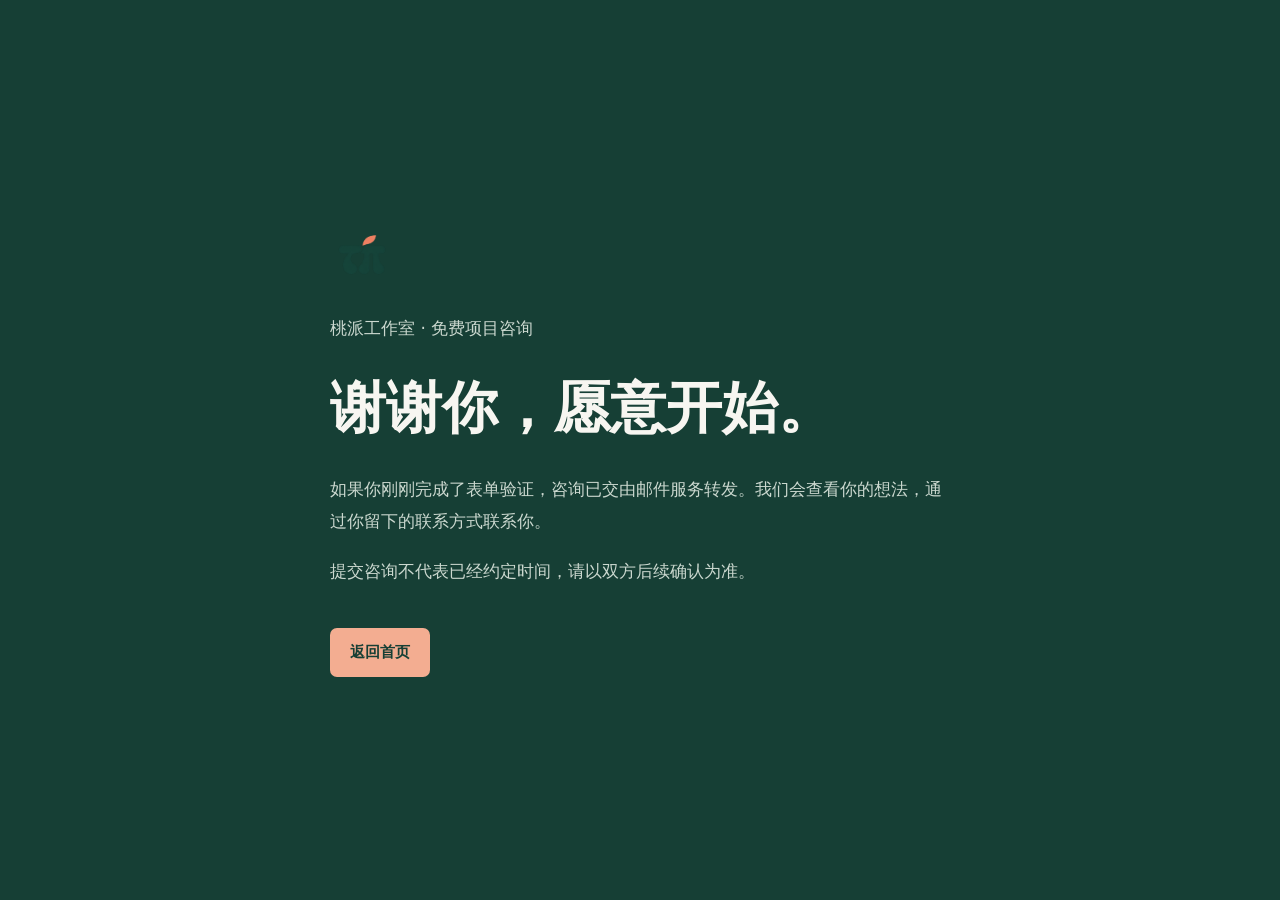
<file: thank-you.html>
<!doctype html>
<html lang="zh-CN">
<head><meta charset="utf-8"><meta name="viewport" content="width=device-width,initial-scale=1"><meta name="robots" content="noindex"><title>咨询已提交 · 桃派工作室</title><link rel="icon" href="./images/taopai-logo.png"><link rel="stylesheet" href="./style.css"><style>body{min-height:100svh;display:grid;place-items:center;background:#163f35;color:#f7f6f1;padding:32px}main{max-width:620px}h1{font-size:clamp(32px,6vw,56px);line-height:1.3;margin:28px 0}p{font-size:17px;line-height:1.9;color:#cbd8cf}a.button{display:inline-block;margin-top:24px;background:#f3ad91;color:#163f35}img{width:64px;height:64px;border-radius:16px}</style></head>
<body><main><img src="./images/taopai-logo.png" alt="桃派工作室"><p>桃派工作室 · 免费项目咨询</p><h1>谢谢你，愿意开始。</h1><p>如果你刚刚完成了表单验证，咨询已交由邮件服务转发。我们会查看你的想法，通过你留下的联系方式联系你。</p><p>提交咨询不代表已经约定时间，请以双方后续确认为准。</p><a class="button" href="/">返回首页</a></main></body>
</html>
</file>
<file: style.css>
@charset "UTF-8";
.mentor-section{background:#eeeae1;border-top:1px solid var(--line);overflow:hidden}.mentor-heading{display:grid;grid-template-columns:1.1fr 1fr;gap:60px;align-items:end}.mentor-heading h2{font-size:clamp(36px,4.5vw,62px)}.mentor-accent{color:#a65037}.mentor-intro{font-size:17px;line-height:1.9;color:var(--muted);margin:0 0 5px}
.mentor-marquee{margin:58px 0 28px;padding:36px 0;border-block:1px solid #163f3526;overflow-x:auto;scrollbar-width:thin;mask-image:linear-gradient(to right,transparent,#000 6%,#000 94%,transparent)}.mentor-track{display:flex;width:max-content}.mentor-companies{display:flex;align-items:center;list-style:none;margin:0;padding:0;flex:none}.mentor-companies li{display:flex;align-items:center;justify-content:center;flex:none;width:250px;min-height:90px;padding:12px 28px;font-family:Arial,sans-serif;font-size:36px;line-height:1.3;font-weight:600;letter-spacing:-.04em;color:var(--green);white-space:nowrap}.mentor-companies li:nth-child(4){font-family:Georgia,serif;font-weight:400}.mentor-companies li:nth-child(5){font-style:italic}.mentor-companies li:nth-child(6){font-size:28px;letter-spacing:.17em;text-transform:uppercase}.mentor-dot{color:#809f32}.mentor-marquee.is-animated{overflow:hidden}.is-animated .mentor-track{animation:mentor-drift 42s linear infinite}.mentor-marquee:hover .mentor-track,.mentor-marquee:focus-within .mentor-track,.mentor-marquee.is-paused .mentor-track{animation-play-state:paused}.mentor-bottom{display:flex;align-items:start;gap:32px;justify-content:space-between}.mentor-disclaimer{max-width:850px;margin:0;color:var(--muted);font-size:13px;line-height:1.9}.mentor-motion{flex:none;background:transparent;color:var(--green);border:1px solid #163f3533;border-radius:99px;padding:8px 17px;font-size:14px;min-height:44px}.mentor-motion[hidden]{display:none}.mentor-motion:hover{background:#163f3509}@keyframes mentor-drift{to{transform:translateX(-50%)}}
@media(max-width:700px){.mentor-heading{grid-template-columns:1fr;gap:25px}.mentor-intro{font-size:16px}.mentor-marquee{margin-top:35px;padding:23px 0}.mentor-companies li{width:190px;min-height:72px;font-size:29px;padding:12px 20px}.mentor-companies li:nth-child(6){font-size:23px}.mentor-bottom{flex-direction:column-reverse;gap:18px}.mentor-disclaimer{font-size:12px}.mentor-motion{align-self:flex-end}.is-animated .mentor-track{animation-duration:36s}}
.mentor-companies{min-width:100vw}.mentor-companies li{flex-grow:1}.mentor-companies .ecosystem-company{flex-direction:column;gap:10px}.ecosystem-company small{font:400 12px/1.4 "Microsoft YaHei",sans-serif;letter-spacing:.03em;color:var(--muted)}.mentor-companies .ecosystem-yc{width:310px;font-size:32px}.is-animated .mentor-track{animation-duration:64s}@media(max-width:700px){.mentor-companies .ecosystem-yc{width:250px;font-size:27px}.is-animated .mentor-track{animation-duration:54s}}
@media(prefers-reduced-motion:reduce){.mentor-marquee{overflow:visible;mask-image:none;margin-inline:auto;width:calc(100% - 44px);max-width:1240px}.mentor-track{width:100%;transform:none}.mentor-companies{flex-wrap:wrap;width:100%;min-width:0;justify-content:center;gap:12px}.mentor-companies li{width:auto;min-width:145px;font-size:26px}.mentor-companies[aria-hidden="true"]{display:none}.mentor-motion{display:none}}
.hero{position:relative;background:var(--green);color:var(--paper);padding:calc(var(--header) + 72px) 0 30px;min-height:100svh;overflow:hidden}.hero>.wrap{position:relative}.hero .eyebrow{color:#cbd8c5;margin-bottom:30px}.hero-title{font-size:clamp(40px,5.5vw,80px);font-weight:650;line-height:1.4;letter-spacing:-.045em;margin:0}.hero-line{display:block}.hero-duration{font-family:Georgia,serif;font-size:1.43em;font-weight:400;color:var(--lime);letter-spacing:-.075em;line-height:1}.hero-duration>span{font-family:"Microsoft YaHei",sans-serif;font-size:.47em;font-weight:500;letter-spacing:0}.hero-highlight{color:var(--peach)}.hero-subtitle{font-size:clamp(18px,2.1vw,28px);margin:27px 0 0;letter-spacing:.02em}.hero-lower{display:flex;justify-content:space-between;gap:36px;align-items:flex-end;margin-top:32px}.hero-description{font-size:16px;line-height:1.85;color:#bed0c3;margin:0 0 25px}.hero-actions{display:flex;gap:26px;align-items:center;flex-wrap:wrap}.hero-actions .button{padding:14px 24px;gap:30px;border-radius:99px;font-size:16px}.hero-secondary{font-size:14px;padding:10px 0;border-bottom:1px solid #aac2ac66}.hero-secondary span{margin-left:12px}.hero-detail{padding:15px 0 3px 32px;border-left:1px solid #b8c9b955;font-size:13px;color:#aac3b4}.hero-detail p{font-size:17px;margin:12px 0 0;color:#edf0df;white-space:nowrap}.hero-detail i{font-style:normal;color:var(--peach);margin:0 12px}.hero-scroll{display:flex;justify-content:space-between;align-items:center;margin-top:58px;padding-top:20px;border-top:1px solid #aac2ac44;font-size:12px;color:#b6cbbd}.hero-enter{animation:hero-in .8s both cubic-bezier(.2,.7,.2,1)}.hero-title{animation-delay:.07s}.hero-subtitle{animation-delay:.14s}.hero-lower{animation-delay:.21s}@keyframes hero-in{from{opacity:0;transform:translateY(18px)}to{opacity:1;transform:translateY(0)}}@media(min-width:1600px){.hero{display:flex;align-items:center}}@media(max-width:850px){.hero-detail{display:none}.hero-title{font-size:clamp(34px,6.3vw,53px)}}@media(max-width:700px){.hero{padding-top:calc(var(--header) + 48px);padding-bottom:26px;min-height:0}.hero .eyebrow{font-size:12px;margin-bottom:26px}.hero-title{font-size:clamp(28px,6.8vw,45px);line-height:1.65;letter-spacing:-.055em}.hero-duration{font-size:1.5em}.hero-subtitle{font-size:16px;margin-top:24px}.hero-lower{margin-top:24px}.hero-description{font-size:14px;margin-bottom:24px}.hero-actions{gap:20px}.hero-actions .button{font-size:14px;gap:15px;padding:12px 19px}.hero-secondary{font-size:12px}.hero-secondary span{margin-left:5px}.hero-scroll{margin-top:42px;padding-top:18px}}@media(prefers-reduced-motion:reduce){.hero-enter{animation:none}}
.why-intro{padding-bottom:100px}.underline{position:relative;display:inline-block}.underline:after{content:"";position:absolute;inset:auto 0 4px;height:.12em;background:var(--peach);z-index:-1;transform:scaleX(0);transform-origin:left;transition:transform 1s .25s}.visible .underline:after,.underline.visible:after{transform:scaleX(1)}.reason-heading{display:flex;gap:32px;align-items:start;margin:90px 0 42px}.reason-number{font:italic 40px/1.2 Georgia,serif;color:#be6a4d;letter-spacing:-.04em}.reason-heading h3{font-size:clamp(24px,3vw,36px);margin:0 0 14px}.reason-heading p{font-size:18px;margin:0;color:var(--muted)}.evidence-grid{display:grid;grid-template-columns:1fr 1fr;gap:26px}.evidence-card{background:#fff;border:1px solid #dae1d7;border-radius:12px;padding:32px;box-shadow:0 18px 50px #173f3507;transition:transform .7s,opacity .7s,box-shadow .3s}.evidence-card:nth-child(2){transition-delay:.12s}.evidence-card:hover{box-shadow:0 18px 50px #173f3514}.evidence-top{display:flex;align-items:center;gap:12px}.company-monogram{display:grid;place-items:center;background:#dfedf9;color:#335c85;width:42px;height:42px;border-radius:8px;font-size:24px;font-weight:700;flex-shrink:0}.company-monogram.counterpart{background:#e3e8da;color:#2b4433}.evidence-top strong{font-size:18px;display:block}.evidence-top>div>span{font-size:13px;display:block;color:var(--muted)}.evidence-kind{margin-left:auto;font-size:12px;color:var(--muted);border:1px solid var(--line);border-radius:99px;padding:3px 10px;white-space:nowrap}.job-context{font-size:12px;color:var(--muted);margin:20px 0 28px}.evidence-card h4{font-size:25px;line-height:1.6;font-weight:600;letter-spacing:-.02em;margin:0 0 28px}.highlight{background:linear-gradient(transparent 45%,#e3efae 45%,#e3efae 95%,transparent 95%);box-decoration-break:clone;-webkit-box-decoration-break:clone;padding:0 2px}.source-shot{margin:0 0 24px}.source-shot img{display:block;width:100%;height:auto;border:1px solid #e1e5df;border-radius:4px;cursor:zoom-in}.source-shot figcaption{font-size:12px;color:var(--muted);margin-top:8px}.evidence-note{font-size:16px;line-height:1.8;color:#586d62;margin:0 0 20px}.source-link{font-size:14px;border-bottom:1px solid #8d9b86;padding-bottom:3px}.source-link:hover{color:#a65037}.evidence-footnote{font-size:12px;color:var(--muted);max-width:860px;margin:24px 0 0}.why-takeaway{font-size:clamp(28px,4vw,52px);line-height:1.5;margin:100px 0 24px;text-align:center;letter-spacing:-.03em;color:#8d9a8e}.why-takeaway span{font-weight:650;color:var(--green)}.why-after{text-align:center;font-size:18px;color:var(--muted);margin:0}.cpt-section{background:#e7eddf;border-top:1px solid var(--line);border-bottom:1px solid var(--line)}.cpt-grid{display:grid;grid-template-columns:1.08fr .92fr;gap:100px;align-items:center}.cpt-section .eyebrow:before,.startup-section .eyebrow:before{display:none}.cpt-section .eyebrow,.startup-section .eyebrow{gap:24px}.cpt-section h2{font-size:clamp(40px,4.6vw,65px)}.cpt-section .underline:after{z-index:0;opacity:.45}.section-copy{font-size:18px;line-height:1.95;margin:32px 0 24px}.small-note{font-size:12px;line-height:1.8;color:var(--muted)}.project-proof{border-top:2px solid var(--green);padding-top:20px}.proof-kicker{font-size:14px;color:var(--muted)}.proof-line{position:relative;padding:35px 0 30px 45px;border-bottom:1px solid #becbb8}.proof-line>span{position:absolute;left:0;top:38px;font:italic 18px Georgia;color:#798b74}.proof-line strong{font-size:25px;font-weight:600}.proof-line p{font-size:16px;margin:5px 0 0;color:var(--muted)}.startup-section{background:var(--peach);position:relative;overflow:hidden}.startup-grid{display:grid;grid-template-columns:1fr .8fr;gap:110px;align-items:center}.startup-section .reason-number{color:var(--green)}.startup-section h2{font-size:clamp(48px,6vw,86px)}.startup-word{display:inline-block;transition:transform 1.2s cubic-bezier(.18,.67,.17,1);transform:rotate(-3deg);background:var(--green);color:var(--peach);padding:0 10px;margin-top:9px}.startup-right>p:first-child{font-size:27px;line-height:1.6}.startup-right>p:nth-child(2){font-size:17px;line-height:2}.idea-path{list-style:none;margin:42px 0 0;padding:0;border-top:1px solid #163f3544}.idea-path li{display:flex;justify-content:space-between;align-items:center;padding:15px 0;border-bottom:1px solid #163f3544}.idea-path span{font-size:16px}.idea-path small{font-size:12px;letter-spacing:.1em}.support-heading{margin-bottom:65px}.support-stack{position:relative;padding-bottom:5px}.service-card{position:sticky;top:108px;display:grid;grid-template-columns:.27fr 1fr .65fr;gap:38px;align-items:start;padding:55px 48px;border-radius:18px;margin-bottom:28px;min-height:450px;box-shadow:0 -8px 35px #163f3509;border:1px solid #163f3515}.service-index{font:italic 52px Georgia;letter-spacing:-.05em}.service-index>span{display:block;font:12px/1.7 system-ui,sans-serif;letter-spacing:.06em;margin-top:16px;max-width:100px}.service-content h3{font-size:clamp(30px,3.2vw,45px);line-height:1.35;margin:0 0 26px;font-weight:650;letter-spacing:-.025em}.service-content p{font-size:17px;line-height:1.9;margin:0 0 18px;max-width:490px}.service-content .service-detail{font-size:14px;opacity:.8}.service-tags{display:flex;gap:8px;flex-wrap:wrap;margin-top:28px}.service-tags span{font-size:12px;padding:4px 11px;border:1px solid #163f3540;border-radius:30px}.service-side{align-self:center;padding-left:30px;border-left:1px solid #163f3530}.service-side p{font-size:clamp(20px,2.3vw,31px);font-weight:500;line-height:1.6}.service-side>span{font-size:12px;letter-spacing:.1em}.service-website{background:#e8eddb}.service-mvp{background:var(--green);color:var(--paper);top:122px}.service-mvp .service-side{border-color:#fff4}.service-mvp .service-index{color:var(--lime)}.service-mvp .service-tags span{border-color:#fff5}.service-mentor{background:#eeeae1;top:136px}.service-next{background:var(--peach);top:150px}.join-section{background:var(--green);color:var(--paper)}.join-grid{display:grid;grid-template-columns:1.1fr .9fr;gap:90px;align-items:start}.join-copy h2{font-size:clamp(34px,4.2vw,60px)}.join-copy>p:not(.eyebrow){font-size:17px;color:#d3ddd3;line-height:2;margin:30px 0}.join-copy .time-note{font-size:14px!important;padding-top:20px;border-top:1px solid #fff3}.email-direct{font-size:17px;color:var(--lime);border-bottom:1px solid #d9ed9870}.join-form-card{padding:34px;border:1px solid #f7f6f12c;background:#20493e;border-radius:16px}.join-form-card h3{font-size:25px;margin:0 0 5px;font-weight:600}.join-form-card>p{font-size:14px;color:#d0ddcc;margin:0 0 24px}form{display:grid;gap:18px}label{display:grid;gap:8px;font-size:14px}input,textarea{width:100%;padding:12px 14px;resize:vertical;border:1px solid #adbbac55;border-radius:7px;background:#153b31;color:white;min-width:0}input::placeholder,textarea::placeholder{color:#b2c2b4;font-size:14px}input:focus,textarea:focus{border-color:var(--lime)}.button{min-height:48px;padding:12px 20px;border:0;border-radius:7px;background:var(--lime);color:var(--green);font-size:15px;font-weight:650;display:inline-flex;justify-content:center;align-items:center;transition:transform .25s,background .25s}.button:hover{transform:translateY(-2px);background:#e8f6b9}.form-note{font-size:12px;line-height:1.8;color:#b5c5b7;margin:0}.generated{margin-top:25px;padding-top:25px;border-top:1px solid #fff4}.generated[hidden]{display:none}.generated strong{font-size:16px}.generated textarea{font-size:14px;line-height:1.8;margin-top:15px}.message-actions{display:flex;flex-wrap:wrap;gap:10px;margin-top:14px}.button.secondary{background:transparent;color:white;border:1px solid #fff6}#copy-status{font-size:13px;margin-bottom:0}.footer-top{display:flex;align-items:center;justify-content:space-between;padding-top:48px;padding-bottom:35px;gap:25px}.footer-top p{font-size:16px;color:var(--muted)}.footer-top>a:last-child{font-size:14px;border-bottom:1px solid var(--line)}.footer-bottom{display:flex;justify-content:space-between;border-top:1px solid var(--line);padding:20px 0 26px;color:var(--muted);font-size:12px;gap:30px}.image-viewer{border:0;border-radius:12px;padding:28px;background:var(--paper);width:min(1080px,92vw);color:var(--green)}.image-viewer::backdrop{background:#0b211cbb;backdrop-filter:blur(5px)}.image-viewer img{width:100%;height:auto;margin:20px 0}.image-viewer button{float:right;border:1px solid var(--line);border-radius:50%;width:36px;height:36px;background:white;font-size:24px;color:var(--green)}.image-viewer p{font-size:14px}.image-viewer h3{margin:0;font-size:20px}.scroll-progress{position:fixed;top:0;left:0;height:3px;background:var(--peach);z-index:40;transform-origin:left;pointer-events:none;width:100%;transform:scaleX(0)}
@media(max-width:1000px){.cpt-grid,.startup-grid,.join-grid{gap:48px}.service-card{grid-template-columns:60px 1fr;gap:26px;padding:38px 32px}.service-side{display:none}.evidence-card{padding:24px}.evidence-top>div>span{font-size:12px}.evidence-kind{display:none}.service-card{min-height:420px}}
@media(max-width:700px){.reason-heading{gap:20px;margin-top:55px}.reason-number{font-size:32px}.reason-heading p{font-size:16px}.evidence-grid,.cpt-grid,.startup-grid,.join-grid{grid-template-columns:1fr;gap:28px}.evidence-card{padding:23px 20px}.evidence-card h4{font-size:23px}.evidence-footnote{font-size:12px}.why-takeaway{margin-top:70px}.why-after{font-size:16px}.cpt-grid{gap:50px}.section-copy{font-size:16px}.startup-right>p:first-child{font-size:23px}.startup-right>p:nth-child(2){font-size:16px}.startup-section h2{font-size:clamp(43px,11vw,68px)}.support-heading{margin-bottom:36px}.service-card{position:relative;top:auto!important;grid-template-columns:1fr;gap:16px;padding:28px;min-height:0;border-radius:12px;margin-bottom:20px}.service-index{font-size:36px;display:flex;align-items:center;gap:20px}.service-index>span{margin:0;max-width:none}.service-content h3{font-size:31px}.service-content p{font-size:16px}.service-tags{margin-top:18px}.join-grid{gap:48px}.join-copy>p:not(.eyebrow){font-size:16px}.join-form-card{padding:25px 21px}.join-form-card h3{font-size:23px}.footer-top{flex-wrap:wrap;gap:12px}.footer-top .brand{font-size:20px}.footer-top p{width:100%;font-size:14px;order:3}.footer-bottom{flex-direction:column;gap:7px}.image-viewer{padding:20px}.image-viewer img{min-height:70px}.reason-heading h3{font-size:25px}}@media(prefers-reduced-motion:reduce){.service-card{position:relative;top:auto}.underline:after{transform:scaleX(1)}}
:root{--green:#163f35;--paper:#f7f6f1;--peach:#f3ad91;--lime:#d9ed98;--ink:#193d34;--muted:#64766d;--line:#d8dfd5;--header:84px}*{box-sizing:border-box}html{scroll-behavior:smooth;scroll-padding-top:100px}body{margin:0;background:var(--paper);color:var(--ink);font-family:"Microsoft YaHei","PingFang SC",system-ui,sans-serif;font-size:16px;line-height:1.7}a{color:inherit;text-decoration:none}button,input,textarea{font:inherit}button,a,input,textarea{outline-offset:6px}button{cursor:pointer}::selection{background:var(--peach);color:var(--green)}.skip-link{position:fixed;top:-80px;left:20px;z-index:100;background:white;padding:10px}.skip-link:focus{top:10px}.site-header{position:fixed;inset:0 0 auto;z-index:30;height:var(--header);display:flex;align-items:center;justify-content:space-between;padding:0 4.5vw;background:#f7f6f1e8;border-bottom:1px solid #163f3518;backdrop-filter:blur(16px)}.brand{display:flex;align-items:center;gap:10px;font-size:23px;font-weight:750;letter-spacing:.025em;white-space:nowrap}.brand img{object-fit:contain}.brand-small{font-size:14px;margin-left:8px;font-weight:500}.site-header nav{display:flex;gap:36px;font-size:14px}.site-header nav a{position:relative}.site-header nav a:after{content:"";position:absolute;left:0;bottom:-5px;width:0;height:2px;background:var(--green);transition:width .3s}.site-header nav a:hover:after{width:100%}.nav-cta{font-size:14px;background:var(--green);color:white;padding:10px 22px;border-radius:99px;transition:background .25s,transform .25s}.nav-cta:hover{background:#27604d;transform:translateY(-2px)}.intro{height:240svh;min-height:1200px;position:relative}.intro-stage{height:100svh;min-height:550px;position:sticky;top:0;overflow:hidden;display:grid;place-items:center;padding:var(--header) 5vw 0;background:var(--paper)}.intro-meta{position:absolute;top:calc(var(--header) + 32px);inset-inline:5vw;display:flex;justify-content:space-between;font-size:13px;letter-spacing:.12em}.intro-who{font-size:clamp(70px,11vw,164px);font-weight:750;letter-spacing:-.045em;line-height:1.25;will-change:transform,opacity}.intro-who span{color:#96aa8c}.intro-brand{position:absolute;inset:var(--header) 0 0;display:flex;flex-direction:column;align-items:center;justify-content:center;opacity:0;transform:translateY(70px);will-change:transform,opacity;pointer-events:none}.intro-brand img{width:clamp(100px,13vw,180px);height:auto;margin-bottom:8px}.intro-brand h1{font-size:clamp(48px,7vw,106px);letter-spacing:-.025em;line-height:1.1;margin:0;font-weight:750}.intro-brand h1 span{font-size:.44em;font-weight:500;margin-left:16px}.intro-brand p{font-size:clamp(15px,1.5vw,20px);margin-top:24px;color:var(--muted)}.intro-bottom{position:absolute;inset:auto 5vw 40px;display:flex;justify-content:space-between;align-items:center;font-size:14px}.intro-bottom>a{border-bottom:1px solid var(--green);padding:3px}.scroll-cue{display:flex;align-items:center;gap:12px}.scroll-cue i{width:7px;height:25px;border:1px solid var(--green);border-radius:20px;position:relative}.scroll-cue i:before{content:"";width:3px;height:7px;border-radius:4px;position:absolute;top:3px;left:1px;background:var(--green);animation:scrollhint 2s infinite}.intro-index{font-size:12px;letter-spacing:.15em}.wrap{max-width:1240px;width:calc(100% - 11vw);margin:0 auto}.section{padding:130px 0}.eyebrow{font-size:14px;letter-spacing:.12em;margin:0 0 32px;display:flex;align-items:center;gap:12px}.eyebrow:before{content:"";width:22px;height:1px;background:currentColor}h2,h3,p{overflow-wrap:break-word}h2{font-size:clamp(38px,5vw,72px);font-weight:650;line-height:1.3;letter-spacing:-.035em;margin:0}h3{line-height:1.4}.mission{background:var(--green);color:var(--paper)}.mission-title{font-size:clamp(40px,5.8vw,84px)}.week{font:normal clamp(115px,17vw,240px)/1.1 Georgia,serif;letter-spacing:-.075em;display:inline-block;margin-bottom:20px;color:var(--lime)}.week>span{font-family:"Microsoft YaHei",sans-serif;font-size:.2em;letter-spacing:0;margin-left:24px}.peach{color:var(--peach)}.mission-bottom{display:grid;grid-template-columns:1fr 1fr;gap:70px;border-top:1px solid #f7f6f140;margin-top:60px;padding-top:30px;align-items:start}.mission-bottom p:first-child{font-size:clamp(24px,2.5vw,34px);margin:0}.mission-bottom p:last-child{font-size:18px;color:#d1ddd2;margin:0;line-height:1.9}.reveal{transition:opacity .85s ease,transform .85s cubic-bezier(.2,.7,.2,1)}.js .reveal:not(.visible){opacity:0;transform:translateY(32px)}@keyframes scrollhint{0%,100%{transform:translateY(0);opacity:.5}50%{transform:translateY(8px);opacity:1}}@media(max-width:700px){:root{--header:72px}.site-header{padding:0 20px}.brand{font-size:20px;gap:4px}.brand img{width:34px;height:34px}.brand-small{display:none}.site-header nav{display:none}.nav-cta{font-size:13px;padding:9px 16px}.intro{height:200svh;min-height:1000px}.intro-meta{font-size:12px;inset-inline:24px}.intro-meta span:last-child{letter-spacing:0}.intro-bottom{inset-inline:24px;bottom:28px;font-size:12px}.intro-index{display:none}.intro-brand h1 span{margin-left:10px}.intro-brand p{font-size:15px}.intro-who{font-size:clamp(52px,13vw,90px)}.wrap{width:calc(100% - 44px)}.section{padding:85px 0}.mission-bottom{grid-template-columns:1fr;gap:24px;margin-top:38px}.mission-bottom p:last-child{font-size:16px}.week>span{margin-left:16px}.eyebrow{margin-bottom:24px}}@media(prefers-reduced-motion:reduce){html{scroll-behavior:auto}*,*:before,*:after{animation:none!important;transition:none!important}.intro{height:auto;min-height:0}.intro-stage{height:auto;min-height:90svh}.intro-who{font-size:24px;position:absolute;top:150px}.intro-brand{opacity:1!important;transform:none!important}.intro-brand img{margin-top:60px}.js .reveal:not(.visible){opacity:1;transform:none}}

/* 导师背景：官方 logo，保留原色（2026-10-25） */
.mentor-companies li.logo-item{font-size:0;letter-spacing:0}
.mentor-companies .ecosystem-yc{width:250px}
.logo-img{display:block;max-width:100%;height:auto;object-fit:contain}
@media(max-width:700px){.mentor-companies .ecosystem-yc{width:190px}.logo-img{transform:scale(.78)}}
@media(prefers-reduced-motion:reduce){.mentor-companies li.logo-item{min-width:170px}}
.is-animated .mentor-track{animation-duration:150s}@media(max-width:700px){.is-animated .mentor-track{animation-duration:120s}}

/* 服务卡 02：从 0 到 1 的六步 */
.build-steps{grid-column:2/-1;list-style:none;margin:0;padding:26px 0 0;border-top:1px solid #fff3;display:grid;grid-template-columns:repeat(3,1fr);gap:22px 34px;counter-reset:build}
.build-steps li{counter-increment:build;position:relative;padding-left:34px;min-width:0}
.build-steps li:before{content:counter(build);position:absolute;left:0;top:1px;width:22px;height:22px;border-radius:50%;border:1px solid var(--lime);color:var(--lime);font:italic 13px/20px Georgia,serif;text-align:center}
.build-steps strong{display:block;font-size:16px;font-weight:650;line-height:1.5}
.build-steps span{display:block;margin-top:3px;font-size:13.5px;line-height:1.7;color:#d3ddd3}
.service-mvp .service-content p{margin-bottom:0}
@media(max-width:1000px){.build-steps{grid-template-columns:repeat(2,1fr)}}
@media(max-width:700px){.build-steps{grid-column:1;grid-template-columns:1fr;gap:15px;padding-top:20px;margin-top:4px}.build-steps strong{font-size:15.5px}.build-steps span{font-size:13.5px}}

/* 你会拿到什么：三样交付物 + 陪跑方式 + 产品文档节选 */
.deliver-section{background:#eef1e4;border-top:1px solid var(--line)}
.deliver-heading{display:grid;grid-template-columns:1.1fr 1fr;gap:60px;align-items:end;margin-bottom:60px}
.deliver-heading h2{font-size:clamp(36px,4.5vw,62px)}
.deliver-intro{font-size:17px;line-height:1.9;color:var(--muted);margin:0 0 5px}
.deliver-list{list-style:none;margin:0;padding:0;display:grid;grid-template-columns:repeat(3,1fr);gap:22px}
.deliver-list li{background:#fffefa;border:1px solid var(--line);border-radius:20px;padding:34px 32px 30px;display:flex;flex-direction:column;align-items:flex-start}
.deliver-no{font:italic 38px/1 Georgia,serif;color:#be6a4d;letter-spacing:-.04em}
.deliver-list h3{font-size:23px;line-height:1.4;margin:20px 0 10px;letter-spacing:-.01em}
.deliver-list li>p{margin:0;font-size:15.5px;line-height:1.85;color:#3f574e}
.deliver-list .deliver-done{margin-top:20px;padding-top:16px;border-top:1px solid var(--line);width:100%;font-size:14.5px;color:var(--green)}
.deliver-done b{display:block;margin-bottom:3px;font-size:12px;font-weight:650;letter-spacing:.08em;color:#8d4026}
.deliver-list .work-resume{margin-top:16px}
.deliver-bottom{display:grid;grid-template-columns:5fr 6fr;gap:22px;margin-top:22px;align-items:stretch}
.deliver-how{background:var(--green);color:var(--paper);border-radius:20px;padding:36px 34px}
.deliver-how h3{font-size:23px;margin:0 0 18px;line-height:1.4}
.deliver-how ul{list-style:none;margin:0;padding:0}
.deliver-how li{position:relative;padding:9px 0 9px 22px;border-top:1px solid #fff2;font-size:16px;line-height:1.7}
.deliver-how li:before{content:"";position:absolute;left:2px;top:1.15em;width:8px;height:8px;border-radius:50%;background:var(--lime)}
.deliver-how p{margin:18px 0 0;padding-top:16px;border-top:1px solid #fff2;font-size:13.5px;line-height:1.85;color:#d3ddd3}
.deliver-doc{margin:0;background:#e3e8d6;border:1px solid var(--line);border-radius:20px;padding:26px 28px 30px}
.deliver-doc figcaption{font-size:12px;letter-spacing:.1em;color:#8d4026;font-weight:650;margin-bottom:14px}
.deliver-doc-paper{background:#fff;border:1px solid #d5dbcc;border-radius:6px;padding:24px 26px;box-shadow:0 10px 26px #163f3512}
.deliver-doc-title{margin:0;font-size:17px;font-weight:700;color:#1d201a}
.deliver-doc-sub{margin:4px 0 14px;font-size:13.5px;color:var(--muted)}
.deliver-doc table{width:100%;border-collapse:collapse;font-size:13.5px;line-height:1.6;color:#1d201a}
.deliver-doc th{text-align:left;padding:7px 10px;background:#f1f4e8;border:1px solid #dfe4d6;font-weight:650;width:50%}
.deliver-doc td{padding:8px 10px;border:1px solid #dfe4d6;vertical-align:top}
.deliver-doc td:last-child{color:var(--muted)}
/* 免费咨询能带走什么 */
.consult-take{margin:30px 0;padding:22px 24px;border:1px solid #fff3;border-radius:14px;background:#ffffff0d}
.consult-take>p{margin:0;font-size:16px;font-weight:650;color:var(--lime)}
.consult-take ol{margin:12px 0 0;padding-left:22px;font-size:16px;line-height:1.9;color:var(--paper)}
.consult-take .consult-take-note{margin-top:12px;font-size:14px;font-weight:400;color:#d3ddd3}
@media(max-width:1000px){.deliver-list{grid-template-columns:1fr}.deliver-bottom{grid-template-columns:1fr}}
@media(max-width:700px){.deliver-heading{grid-template-columns:1fr;gap:22px;margin-bottom:36px}.deliver-intro{font-size:16px}.deliver-list{gap:16px}.deliver-list li{padding:26px 22px 24px;border-radius:16px}.deliver-no{font-size:32px}.deliver-list h3{font-size:21px;margin-top:16px}.deliver-bottom{gap:16px;margin-top:16px}.deliver-how{padding:28px 22px;border-radius:16px}.deliver-how h3{font-size:21px}.deliver-doc{padding:20px 16px 22px;border-radius:16px}.deliver-doc-paper{padding:18px 14px}.deliver-doc table{font-size:13px}.deliver-doc th,.deliver-doc td{padding:7px 8px}.consult-take{padding:20px 18px;margin:24px 0}}

/* 你会拿到什么：改成五行清单 */
.deliver-heading{display:block;margin-bottom:44px}
.deliver-main{display:grid;grid-template-columns:6fr 5fr;gap:26px;align-items:start}
.deliver-rows{list-style:none;margin:0;padding:6px 32px;background:#fffefa;border:1px solid var(--line);border-radius:20px}
.deliver-rows li{display:grid;grid-template-columns:58px 1fr;gap:6px;align-items:baseline;padding:22px 0;border-top:1px solid var(--line)}
.deliver-rows li:first-child{border-top:0}
.deliver-rows .deliver-no{font-size:30px}
.deliver-rows h3{font-size:21px;line-height:1.4;margin:0 0 4px;letter-spacing:-.01em}
.deliver-rows p{margin:0;font-size:15.5px;line-height:1.75;color:#3f574e}
.deliver-rows .work-resume{margin-left:10px;white-space:nowrap}
.deliver-pace{list-style:none;margin:26px 0 0;padding:0;display:flex;flex-wrap:wrap;gap:10px}
.deliver-pace li{padding:9px 18px;border-radius:99px;background:var(--green);color:var(--paper);font-size:14.5px;line-height:1.5}
@media(max-width:1000px){.deliver-main{grid-template-columns:1fr}}
@media(max-width:700px){.deliver-heading{margin-bottom:30px}.deliver-main{gap:16px}.deliver-rows{padding:4px 20px;border-radius:16px}.deliver-rows li{grid-template-columns:44px 1fr;padding:18px 0}.deliver-rows .deliver-no{font-size:25px}.deliver-rows h3{font-size:19px}.deliver-rows p{font-size:15px}.deliver-rows .work-resume{display:inline-block;margin:6px 0 0}.deliver-pace{margin-top:18px;gap:8px}.deliver-pace li{font-size:13.5px;padding:8px 14px}}
</file>
<file: hero-simple.css>
.hero.hero-simple{display:flex;align-items:center;min-height:calc(100svh - 32px);padding:calc(var(--header) + 66px) 0 125px;background:#163f35;color:#f7f6f1;overflow:hidden;position:relative}
.hero-simple h1{font-size:clamp(44px,5.8vw,80px);font-weight:600;line-height:1.3;letter-spacing:-.045em;margin:0;max-width:1200px}
.hero-thought,.hero-made{display:block}
.hero-thought,.hero-made{color:#f7f6f1;font-weight:600;margin:0}
.hero-keep{white-space:nowrap}
.hero-summary{margin:29px 0 0;max-width:780px}
.hero-simple-promise{font-size:clamp(18px,1.8vw,24px);line-height:1.65;margin:0 0 18px;color:#f3ad91;font-weight:400}
.hero-simple-description{font-size:17px;line-height:1.9;color:#cbd8cf;margin:0}
.hero-simple-actions{display:flex;align-items:center;gap:28px;flex-wrap:wrap;margin:31px 0 0}
.hero-simple-actions .button{background:#f3ad91;color:#163f35;border-radius:99px;padding:16px 29px;font-size:15px;min-height:54px;box-shadow:none}
.hero-simple-actions .button:hover{background:#f7ba9f;transform:translateY(-2px)}
.hero-simple-link{font-size:14px;padding:6px 0;color:#e1e9dc;border-bottom:1px solid #aabfa177}
.hero-simple-link:hover{border-color:#f7f6f1}
.hero-simple>.hero-next{position:absolute;bottom:31px;left:0;right:0;padding-top:19px;border-top:1px solid #bed0b92e;font-size:13px;color:#b9ccb9}
.hero-next a{padding:6px 0;display:inline-block}
.hero-simple + .why-intro{padding-top:105px}
.why-evidence-heading{margin-bottom:45px}.why-evidence-heading .eyebrow{margin-bottom:24px}.why-evidence-heading h2{font-size:clamp(27px,3.2vw,44px);line-height:1.5;letter-spacing:-.025em}.why-evidence-intro{font-size:16px;line-height:1.85;color:var(--muted);margin:19px 0 0}
@media(min-width:1600px){.hero.hero-simple{display:flex}}
@media(max-width:700px){.hero.hero-simple{display:block;min-height:0;padding:calc(var(--header) + 60px) 0 111px}.hero-simple h1{font-size:clamp(34px,8.7vw,55px);line-height:1.35;letter-spacing:-.045em}.hero-summary{margin-top:25px}.hero-simple-promise{font-size:17px;margin-bottom:17px}.hero-simple-description{font-size:16px;line-height:1.85}.hero-simple-actions{gap:19px;margin-top:28px}.hero-simple-actions .button{font-size:14px;padding:13px 22px;min-height:50px}.hero-simple-link{font-size:13px}.hero-simple>.hero-next{bottom:24px;padding-top:13px;font-size:12px}.hero-simple + .why-intro{padding-top:74px}.why-evidence-heading h2{font-size:28px}.why-evidence-intro{font-size:15px}.why-evidence-heading{margin-bottom:32px}}
</file>
<file: hiring-evidence.css>
.why-section-label{font-size:13px;color:var(--muted);margin:0 0 30px;letter-spacing:.08em}
.form-honeypot{display:none!important}.form-submit:disabled{opacity:.55;cursor:not-allowed;transform:none}.form-note a{text-decoration:underline;text-underline-offset:3px}
.why-evidence-heading{margin-bottom:30px}
.why-evidence-heading .eyebrow{margin-bottom:16px}
.why-evidence-heading h2{font-size:clamp(28px,3.2vw,44px);line-height:1.4;margin:0}
.why-evidence-intro{font-size:16px;line-height:1.85;margin:16px 0 0;max-width:780px}
.hero-simple + .why-intro{padding-top:76px;padding-bottom:70px}
.hiring-evidence{display:grid;grid-template-columns:repeat(2,minmax(0,1fr));gap:28px}
.hiring-row{min-width:0;border-top:1px solid #bdcabb;padding:25px 0 0;display:flex;flex-direction:column}
.hiring-company{display:block;font-family:Arial,sans-serif;font-size:27px;line-height:1.2;letter-spacing:-.035em;font-weight:650}
.hiring-category{display:block;font-size:12px;color:var(--muted);margin-top:7px}
.hiring-role h4{font-size:14px;font-weight:400;margin:9px 0 0;color:#506759}
.hiring-job-name,.hiring-eligibility{font-size:13px;line-height:1.8;color:var(--muted);margin:12px 0}
.hiring-source{display:inline-flex;align-self:flex-start;align-items:center;gap:7px;font-size:13px;border-bottom:1px solid #9fab96;padding:6px 0;line-height:1.7;margin-top:15px}
.hiring-source:hover{color:#9c482e}
.hiring-source:focus-visible{outline:2px solid #9c482e;outline-offset:5px}
.hiring-requirement{min-width:0;margin-top:21px;display:flex;flex-direction:column;flex:1}
.hiring-requirement h4{font-size:21px;line-height:1.55;font-weight:600;letter-spacing:-.02em;margin:0 0 14px}
.hiring-requirement blockquote{margin:0;padding:18px 20px;background:#e9eedf;border-left:2px solid #9daf69;font-family:Arial,sans-serif;font-size:18px;line-height:1.6;color:#203f33;overflow-wrap:break-word;flex:1}
.hiring-requirement mark{background:#d9ed98;color:inherit;box-decoration-break:clone;-webkit-box-decoration-break:clone;padding:2px 1px}
.hiring-proof{margin-top:15px}
.hiring-proof summary{font-size:13px;color:#52694e;cursor:pointer;min-height:36px;list-style-position:inside;width:fit-content;padding:6px 0}
.hiring-proof summary:focus-visible{outline:2px solid #9c482e;outline-offset:4px}
.hiring-proof[open] summary{margin-bottom:10px}
.hiring-proof .source-shot{margin:15px 0 0;background:#fff;border:1px solid #e1e5df;padding:18px 12px;border-radius:6px}
.hiring-proof .source-shot img{border:0;border-radius:0;width:100%;height:auto}
.hiring-proof .source-shot figcaption{font-size:12px;margin-top:12px;line-height:1.8}
.hiring-footnote{font-size:12px;line-height:1.9;color:var(--muted);margin:18px 0 0;max-width:1000px}
.image-viewer{width:min(1400px,96vw)}.image-viewer img{min-height:0!important;max-height:65vh;object-fit:contain}.image-viewer p{margin-bottom:0}
@media(max-width:700px){.hero-simple + .why-intro{padding-top:60px;padding-bottom:55px}.why-evidence-heading h2{font-size:28px}.why-evidence-intro{font-size:15px}.hiring-evidence{grid-template-columns:1fr;gap:25px}.hiring-row{padding-top:22px}.hiring-requirement{margin-top:18px}.hiring-requirement h4{font-size:20px}.hiring-requirement blockquote{font-size:17px;padding:16px 18px}.why-section-label{margin-bottom:25px}}
.hiring-voice{margin-top:34px;padding:30px 32px;background:#fffefa;border:1px solid var(--line);border-radius:18px;display:grid;grid-template-columns:.42fr 1fr;gap:40px;align-items:start}
.hiring-voice-label{margin:0 0 14px;font-size:12px;letter-spacing:.1em;color:#8d4026;font-weight:650}
.hiring-voice-who strong{display:block;font-family:Arial,sans-serif;font-size:25px;line-height:1.25;letter-spacing:-.03em;font-weight:650}
.hiring-voice-who span{display:block;margin-top:8px;font-size:13px;line-height:1.7;color:var(--muted)}
.hiring-voice-what{display:flex;flex-direction:column;align-items:flex-start;min-width:0}
.hiring-voice-what h4{font-size:23px;line-height:1.5;font-weight:600;letter-spacing:-.02em;margin:0 0 12px}
.hiring-voice-what p{margin:0;font-size:16px;line-height:1.85;color:#3f574e;max-width:720px}
.hiring-voice-what blockquote{margin:18px 0 0;padding:16px 20px;background:#e9eedf;border-left:2px solid #9daf69;font-family:Arial,sans-serif;font-size:18px;line-height:1.6;color:#203f33;align-self:stretch}
.hiring-voice-what mark{background:#d9ed98;color:inherit;padding:2px 1px}
.hiring-voice-what .hiring-voice-note{margin-top:16px;font-size:13px;line-height:1.8;color:var(--muted)}
@media(max-width:700px){.hiring-voice{grid-template-columns:1fr;gap:20px;padding:24px 20px;margin-top:26px;border-radius:14px}.hiring-voice-who strong{font-size:23px}.hiring-voice-what h4{font-size:20px}.hiring-voice-what p{font-size:15px}.hiring-voice-what blockquote{font-size:17px;padding:14px 16px}}
</file>
<file: cases.css>
/* 学员作品：一句话在左，做出来的样子在右 */
.works-section{background:var(--paper);border-top:1px solid var(--line)}
.works-heading{display:grid;grid-template-columns:1.1fr 1fr;gap:60px;align-items:end;margin-bottom:70px}
.works-heading h2{font-size:clamp(36px,4.5vw,62px)}
.works-intro{font-size:17px;line-height:1.9;color:var(--muted);margin:0 0 5px}
.works-list{list-style:none;margin:0;padding:0;display:grid;gap:34px}
.work-card{display:grid;grid-template-columns:5fr 7fr;background:#fffefa;border:1px solid var(--line);border-radius:22px;overflow:hidden}
.work-text{padding:44px 44px 40px;display:flex;flex-direction:column;align-items:flex-start;min-width:0}
.work-number{font:italic 40px/1 Georgia,serif;color:#be6a4d;letter-spacing:-.04em}
.work-label{display:inline-block;margin:26px 0 12px;padding:3px 12px;border-radius:30px;background:#fbe6dc;color:#8d4026;font-size:12px;letter-spacing:.08em}
.work-quote{margin:0;font-family:"Songti SC","Noto Serif SC","SimSun",Georgia,serif;font-size:clamp(21px,2vw,27px);line-height:1.6;font-weight:600;color:var(--green)}
.work-meta{margin-top:auto;padding-top:34px;width:100%}
.work-meta h3{font-size:22px;line-height:1.35;margin:0 0 6px;letter-spacing:-.01em}
.work-meta p{margin:0;font-size:14px;line-height:1.7;color:var(--muted)}
.work-foot{display:flex;flex-wrap:wrap;align-items:center;gap:12px 16px;margin-top:18px}
.work-status{font-size:12px;font-weight:650;padding:4px 12px;border-radius:30px;background:var(--lime);color:var(--green)}
.work-status.is-progress{background:#fbe6dc;color:#8d4026}
.work-open{font-size:14px;font-weight:650;color:var(--green);border-bottom:1.5px solid var(--green);padding-bottom:1px;transition:color .25s,border-color .25s}
.work-open:hover{color:#a65037;border-color:#a65037}
.work-shot{position:relative;margin:0;background:#eeeae1;border-left:1px solid var(--line);min-height:430px}
.work-shot-bar{display:flex;align-items:center;gap:7px;height:34px;padding:0 14px;background:#f7f6f1;border-bottom:1px solid var(--line)}
.work-shot-bar i{width:9px;height:9px;border-radius:50%;background:#d8dfd5}
.work-shot-bar i:first-child{background:var(--peach)}
.work-shot-bar i:nth-child(2){background:var(--lime)}
.work-shot-bar span{margin-left:10px;font:12px/1 Arial,sans-serif;color:var(--muted);letter-spacing:.02em;white-space:nowrap;overflow:hidden;text-overflow:ellipsis}
.work-shot img{display:block;position:absolute;inset:34px 0 0;width:100%;height:calc(100% - 34px);object-fit:cover;object-position:center top}
.work-shot.is-contain{background:#fffefa}
.work-shot.is-contain img{object-fit:contain;padding:18px 22px}
.works-more{margin:44px 0 0;font-size:15px;color:var(--muted)}
.works-more a{white-space:nowrap;color:var(--green);font-weight:650;border-bottom:1.5px solid var(--green);padding-bottom:1px}
.works-more a:hover{color:#a65037;border-color:#a65037}
@media(max-width:1000px){.work-text{padding:34px 30px 32px}.work-shot{min-height:360px}}
@media(max-width:700px){.works-heading{grid-template-columns:1fr;gap:22px;margin-bottom:40px}.works-intro{font-size:16px}.works-list{gap:24px}.work-card{grid-template-columns:1fr;border-radius:18px}.work-text{padding:28px 22px 26px}.work-number{font-size:32px}.work-label{margin-top:18px}.work-meta{padding-top:24px}.work-shot{border-left:0;border-top:1px solid var(--line);min-height:0}.work-shot img{position:static;height:auto;aspect-ratio:16/10}.work-shot.is-contain img{padding:12px}}

/* 通往站内画廊的入口 */
.work-resume{font-size:14px;font-weight:650;color:#8d4026;border-bottom:1.5px solid #e2a58c;padding-bottom:1px;transition:color .25s,border-color .25s}
.work-resume:hover{color:var(--green);border-color:var(--green)}
.works-more{display:flex;flex-wrap:wrap;align-items:center;justify-content:space-between;gap:18px 30px;padding:26px 30px;border:1px solid var(--line);border-radius:18px;background:#fffefa}
.works-more span{max-width:560px;line-height:1.8}
.works-more a.works-gallery{display:inline-flex;align-items:center;gap:12px;min-height:48px;padding:10px 24px;border:0;border-radius:99px;background:var(--green);color:#fff;font-weight:650;transition:background .25s,transform .25s}
.works-more a.works-gallery:hover{background:#27604d;color:#fff;transform:translateY(-2px)}
@media(max-width:700px){.works-more{padding:22px;border-radius:14px}.works-more a.works-gallery{width:100%;justify-content:center}}

/* 首页卡片上的一行简历 */
.work-cv{margin:18px 0 0!important;padding:12px 14px;border-left:3px solid var(--lime);background:#f4f6ec;border-radius:0 8px 8px 0;font-size:13.5px!important;line-height:1.6!important;color:#1d201a!important}
.work-cv span{display:block;margin-bottom:4px;font-size:11.5px;letter-spacing:.08em;color:#8d4026;font-weight:650}
.work-cv em{font-style:normal;font-family:Georgia,"Times New Roman",serif}

/* 首页卡片下方的完整简历段落 */
.work-cv-full{grid-column:1/-1;background:#eef1e4;border-top:1px solid var(--line);padding:28px 44px 34px}
.work-cv-tag{display:flex;flex-wrap:wrap;align-items:center;gap:8px 12px;margin:0 0 16px;font-size:14.5px;color:#3f574e}
.work-cv-tag span{padding:4px 13px;border-radius:30px;background:var(--green);color:#fff;font-size:12px;font-weight:650;letter-spacing:.08em}
.work-paper{max-width:860px;background:#fff;border:1px solid #d5dbcc;border-radius:6px;padding:26px 30px 24px;box-shadow:0 10px 26px #163f3512;font-family:Georgia,"Times New Roman",Times,serif;color:#1d201a;overflow-wrap:anywhere}
.work-paper-sec{margin:0 0 10px;padding-bottom:5px;border-bottom:1px solid #1d201a;font-size:12.5px;font-weight:700;letter-spacing:.14em;text-transform:uppercase}
.work-paper-row{display:flex;flex-wrap:wrap;align-items:baseline;justify-content:space-between;gap:2px 16px;line-height:1.4}
.work-paper-row strong{font-size:17.5px}
.work-paper-row span{font-size:14.5px;font-style:italic;white-space:nowrap}
.work-paper-sub{margin:3px 0 0;font-size:14px;line-height:1.5;font-style:italic;color:#4d5249}
.work-paper ul{margin:10px 0 0;padding-left:18px;list-style:disc}
.work-paper li{margin:0 0 7px;font-size:15px;line-height:1.6}
.work-paper li:last-child{margin-bottom:0}
.work-paper mark{background:linear-gradient(transparent 62%,var(--lime) 62%);color:inherit;padding:0 1px}
@media(max-width:1000px){.work-cv-full{padding:24px 30px 28px}}
@media(max-width:700px){.work-cv-full{padding:20px 18px 22px}.work-cv-tag{font-size:14px;margin-bottom:14px}.work-paper{padding:18px 16px 16px}.work-paper-sec{font-size:12px}.work-paper-row strong{font-size:16px}.work-paper-row span{font-size:13.5px}.work-paper-sub{font-size:13px}.work-paper li{font-size:14px;line-height:1.55}}
.work-paper-row strong i{font-style:normal;font-weight:400;font-size:.86em}
.work-paper ul{list-style:none;padding-left:0}
.work-paper li{position:relative;padding-left:18px}
.work-paper li:before{content:"•";position:absolute;left:3px;top:0}
</file>
